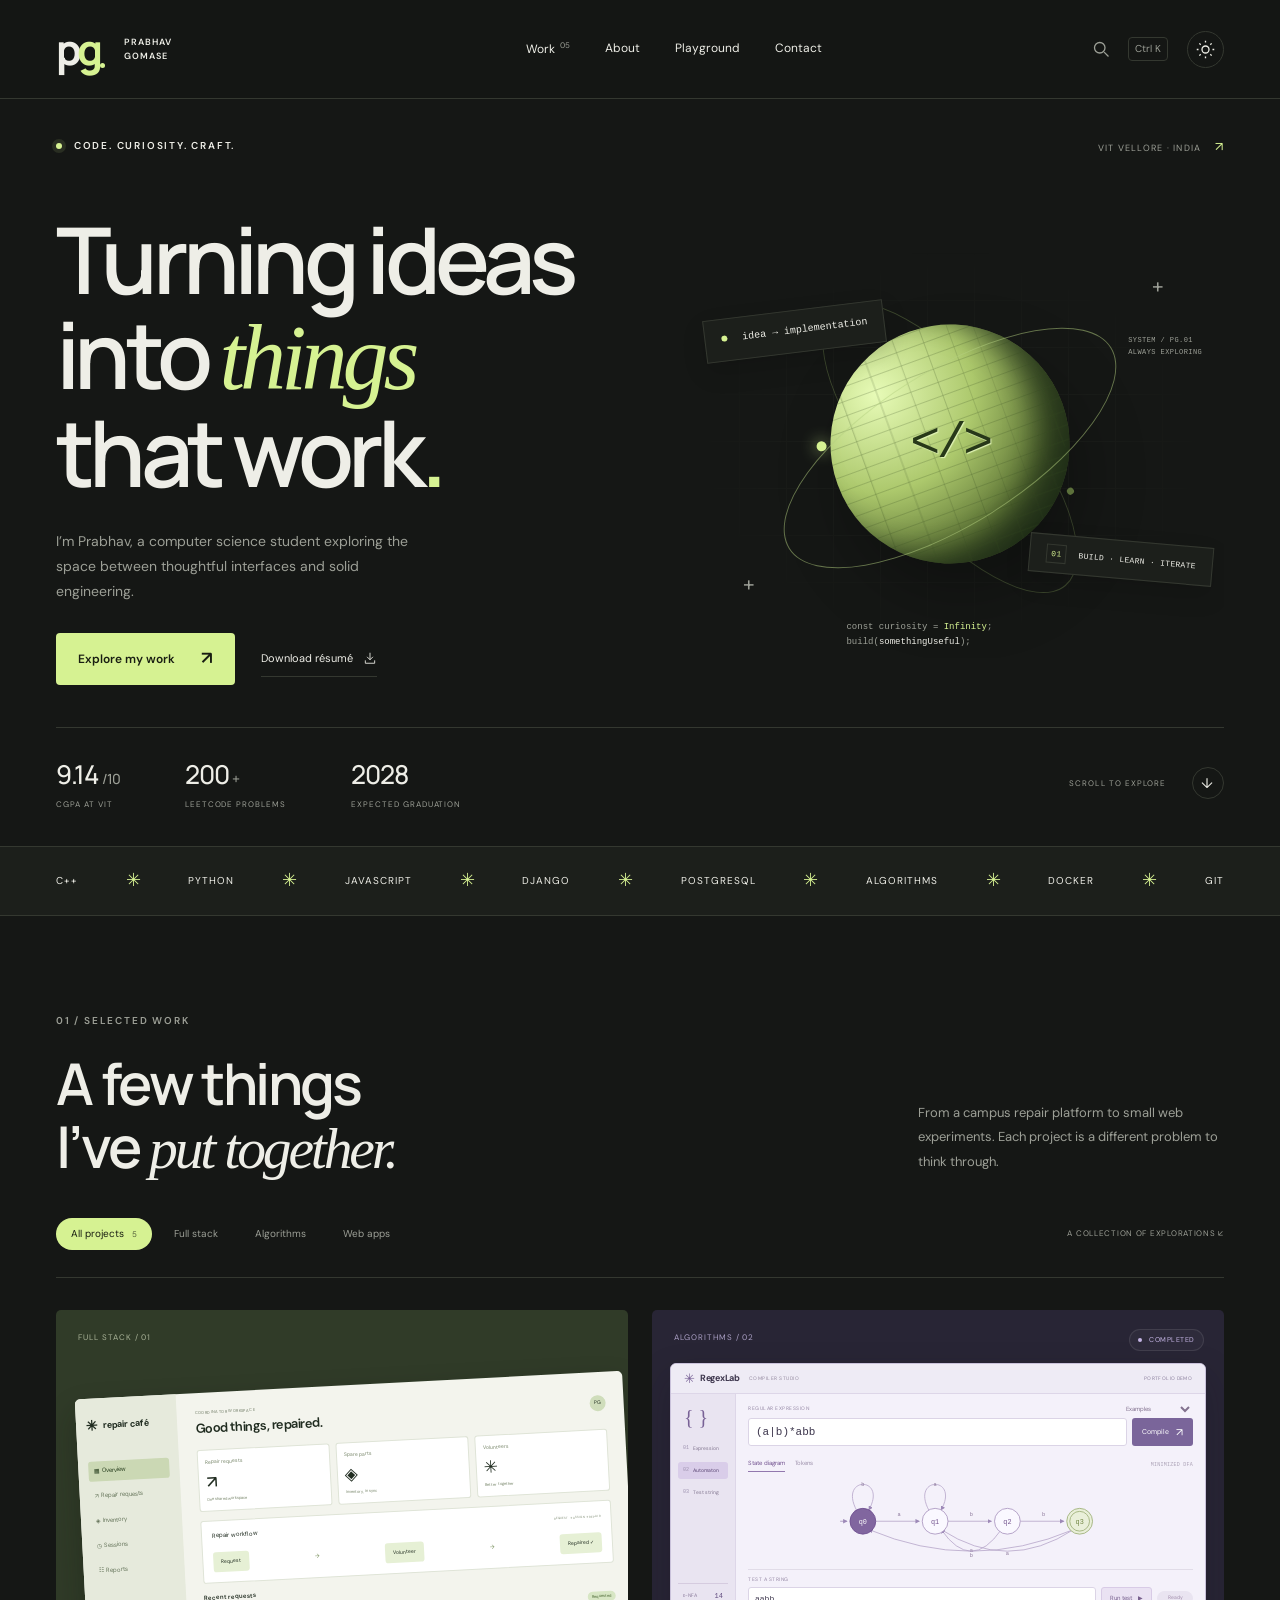
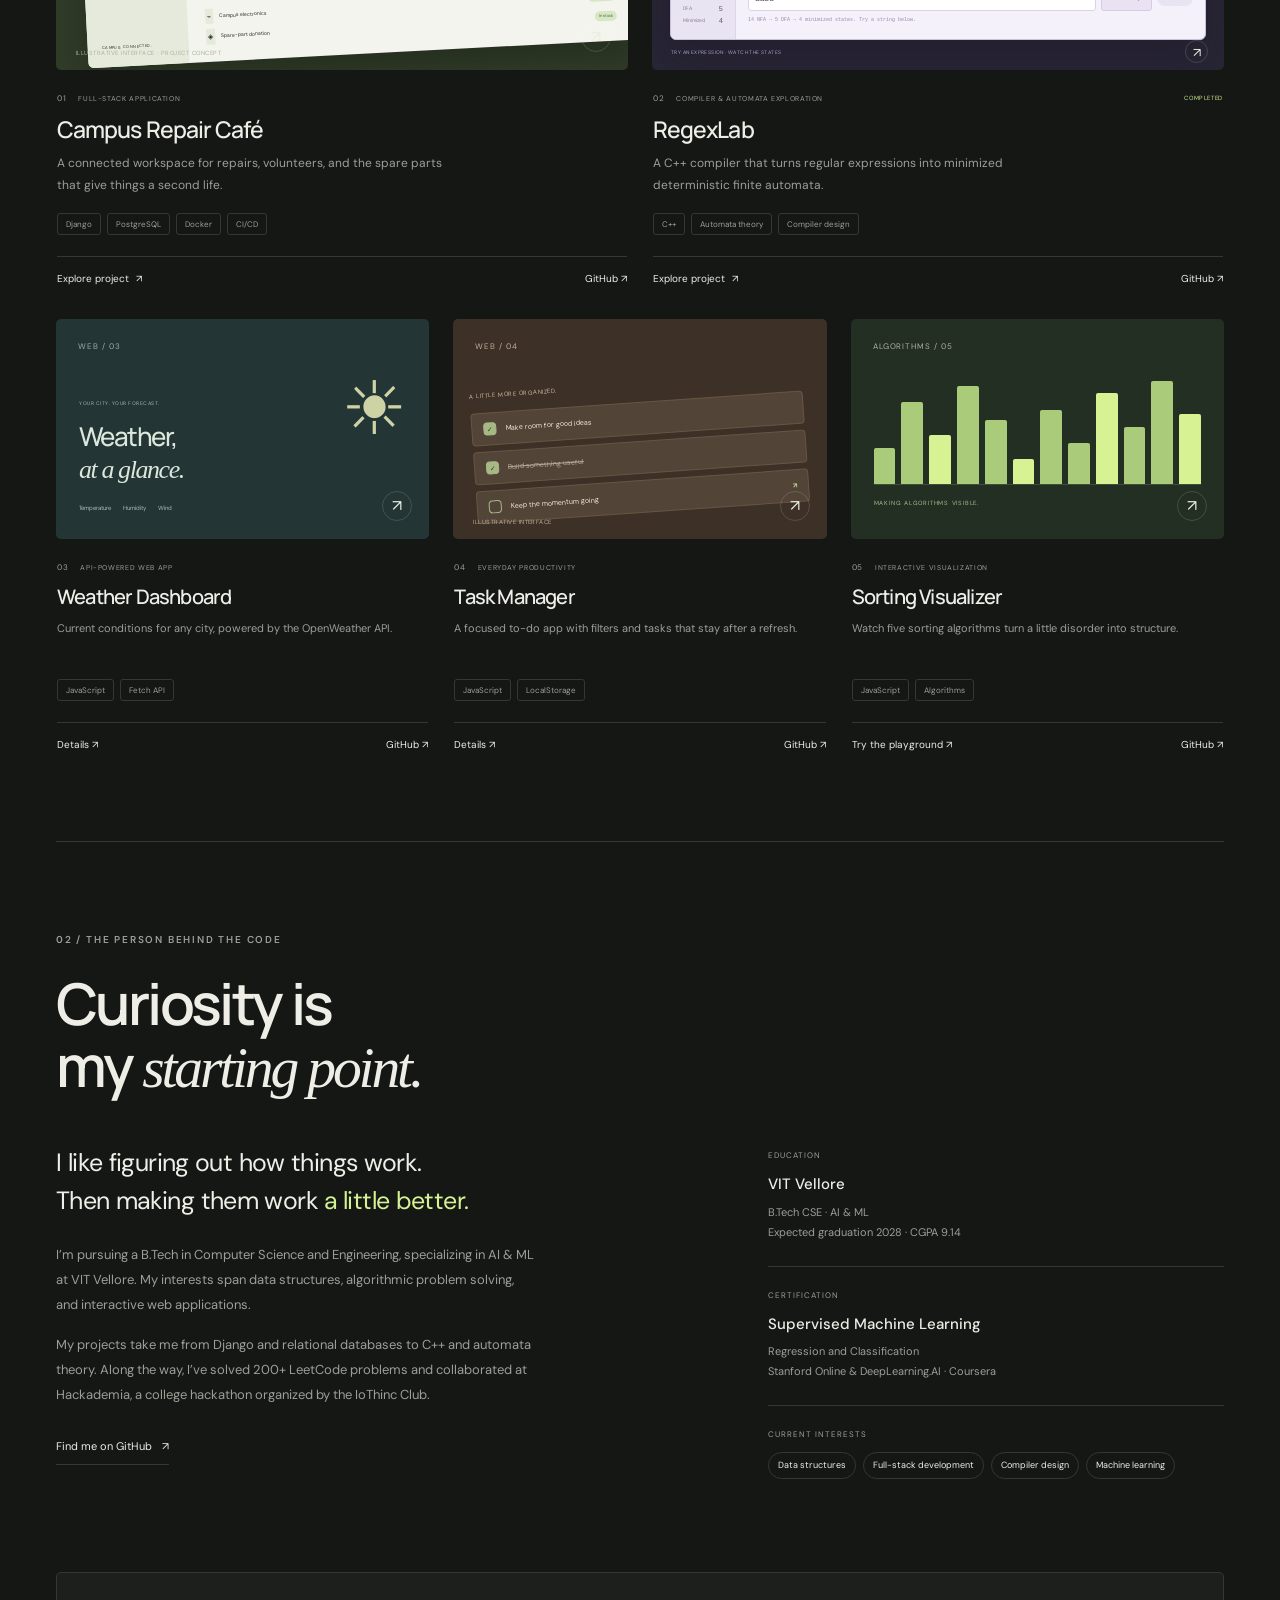
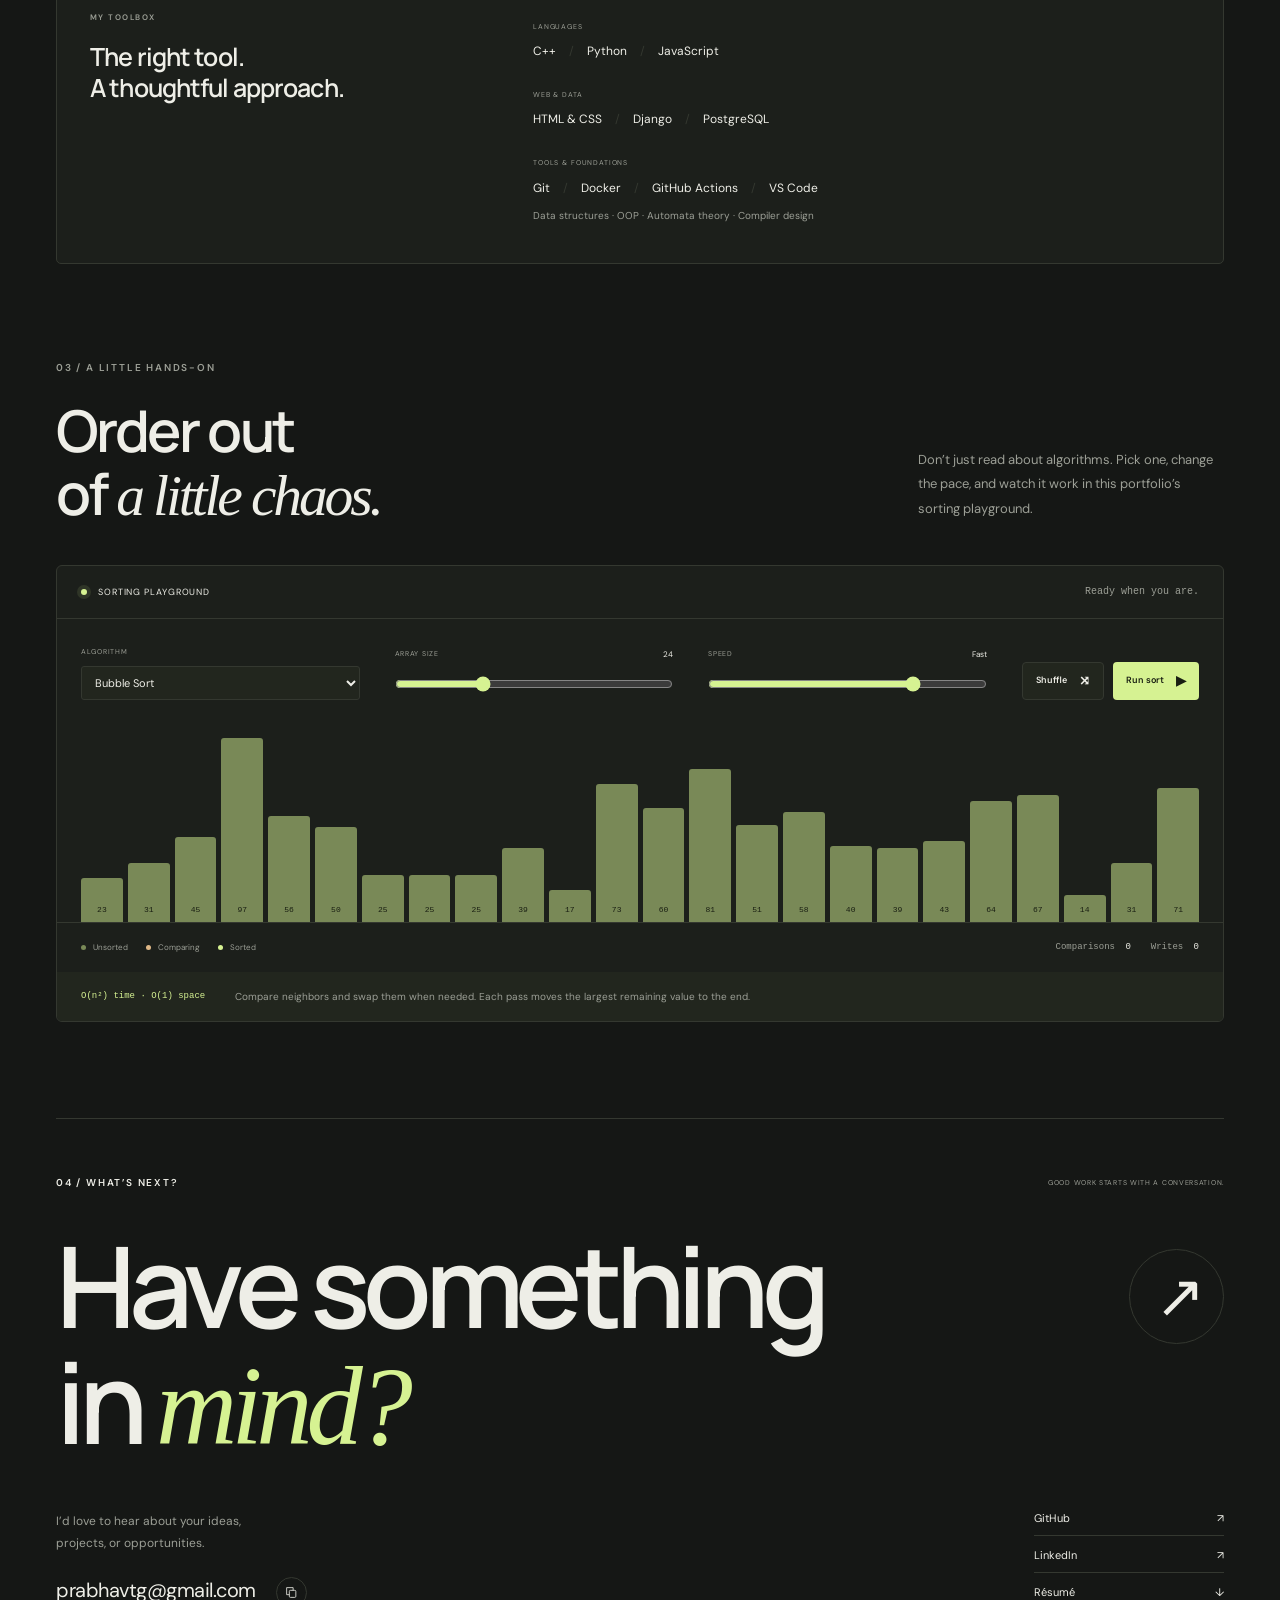
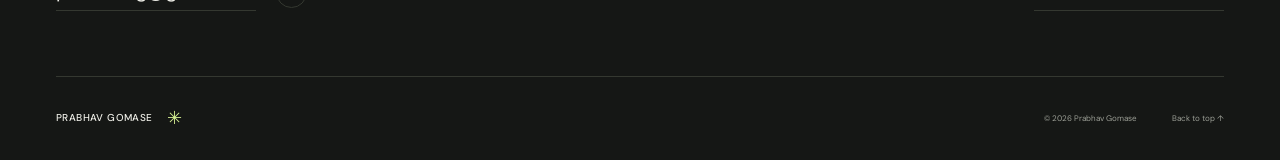
<file: index.html>
<!DOCTYPE html>
<html lang="en" data-theme="dark">
<head>
  <meta charset="UTF-8"><meta name="viewport" content="width=device-width, initial-scale=1">
  <meta name="description" content="Prabhav Gomase — Computer Science student at VIT Vellore, building full-stack applications and exploring algorithms. Explore projects, skills, and an interactive sorting playground.">
  <meta name="theme-color" content="#151715"><meta property="og:title" content="Prabhav Gomase — Developer Portfolio"><meta property="og:description" content="Thoughtful interfaces. Solid foundations. Full-stack projects and algorithmic experiments."><meta property="og:type" content="website">
  <title>Prabhav Gomase — Developer Portfolio</title>
  <link rel="icon" href="assets/favicon.svg" type="image/svg+xml"><link rel="stylesheet" href="styles.css"><link rel="stylesheet" href="regex-ui.css">
  <script>try{document.documentElement.dataset.theme=localStorage.getItem('pg-theme')||'dark'}catch(e){}</script>
  <script src="app.js" defer></script>
  <script src="regex-engine.js" defer></script><script src="regex-ui.js" defer></script>
</head>
<body>
  <a class="skip-link" href="#main">Skip to content</a><div class="read-progress" aria-hidden="true"></div>
  <header class="site-header">
    <a class="brand" href="#home" aria-label="Prabhav Gomase home"><span class="brand-mark">p<span>g</span><i></i></span><span class="brand-name">PRABHAV<br>GOMASE</span></a>
    <nav class="desktop-nav" aria-label="Main navigation"><a href="#work">Work <span>05</span></a><a href="#about">About</a><a href="#playground">Playground</a><a href="#contact">Contact</a></nav>
    <div class="header-tools"><button class="command-trigger" aria-label="Open quick navigation"><svg viewBox="0 0 24 24"><circle cx="10" cy="10" r="6"/><path d="m15 15 5 5"/></svg><kbd>Ctrl K</kbd></button><button class="theme-toggle icon-button" aria-label="Switch to light theme"><svg class="sun" viewBox="0 0 24 24"><circle cx="12" cy="12" r="4"/><path d="M12 2v2m0 16v2M2 12h2m16 0h2M5 5l1.5 1.5m11 11L19 19M5 19l1.5-1.5m11-11L19 5"/></svg><svg class="moon" viewBox="0 0 24 24"><path d="M20 15.5A9 9 0 0 1 8.5 4 9 9 0 1 0 20 15.5Z"/></svg></button><button class="mobile-toggle icon-button" aria-label="Open navigation" aria-expanded="false"><svg viewBox="0 0 24 24"><path d="M4 8h16M4 16h16"/></svg></button></div>
  </header>
  <nav class="mobile-nav" aria-label="Mobile navigation" hidden><a href="#work">Selected work</a><a href="#about">About me</a><a href="#playground">Playground</a><a href="#contact">Contact</a><button class="command-trigger">Quick navigation ↗</button></nav>
  <main id="main">
    <section class="hero section-wrap" id="home">
      <div class="hero-top"><p class="eyebrow"><span class="status-dot"></span> CODE. CURIOSITY. CRAFT.</p><span class="hero-location">VIT VELLORE · INDIA <span>↗</span></span></div>
      <div class="hero-content"><div class="hero-copy"><h1>Turning ideas<br>into <span class="serif lime">things</span><br>that work<span class="lime">.</span></h1><p class="hero-description">I’m Prabhav, a computer science student exploring the space between thoughtful interfaces and solid engineering.</p><div class="hero-actions"><a class="button primary" href="#work">Explore my work <span>↗</span></a><a class="text-link" href="assets/Prabhav_Gomase_Resume.docx" download>Download résumé <svg viewBox="0 0 24 24"><path d="M12 3v12m-5-5 5 5 5-5M4 16v5h16v-5"/></svg></a></div></div>
      <div class="hero-art" aria-label="Abstract illustration of connected ideas becoming software" role="img"><div class="art-grid"></div><div class="orbit orbit-one"></div><div class="orbit orbit-two"></div><div class="orb"><div class="orb-lines"></div><span class="orb-center">&lt;/&gt;</span></div><div class="floating-tag tag-one"><i></i> idea → implementation</div><div class="floating-tag tag-two"><span>01</span> BUILD · LEARN · ITERATE</div><div class="art-cross cross-one">+</div><div class="art-cross cross-two">+</div><span class="art-coordinate">SYSTEM / PG.01<br>ALWAYS EXPLORING</span><div class="art-code"><span>const curiosity = <b>Infinity</b>;</span><span>build(<em>somethingUseful</em>);</span></div></div></div>
      <div class="hero-bottom"><div class="hero-stats"><div><strong>9.14<span>/10</span></strong><small>CGPA AT VIT</small></div><div><strong>200<span>+</span></strong><small>LEETCODE PROBLEMS</small></div><div><strong>2028</strong><small>EXPECTED GRADUATION</small></div></div><a class="scroll-cue" href="#work">SCROLL TO EXPLORE <span>↓</span></a></div>
    </section>
    <div class="skill-ticker" aria-label="Core technologies"><div><span>C++</span><i>✳</i><span>PYTHON</span><i>✳</i><span>JAVASCRIPT</span><i>✳</i><span>DJANGO</span><i>✳</i><span>POSTGRESQL</span><i>✳</i><span>ALGORITHMS</span><i>✳</i><span>DOCKER</span><i>✳</i><span>GIT</span></div></div>
    <section class="work section-wrap" id="work"><div class="section-heading reveal"><div><p class="eyebrow">01 / SELECTED WORK</p><h2>A few things<br>I’ve <span class="serif">put together.</span></h2></div><p>From a campus repair platform to small web experiments. Each project is a different problem to think through.</p></div>
      <div class="filter-row"><div class="filters" role="group" aria-label="Filter projects"><button class="filter active" data-filter="all" aria-pressed="true">All projects <span>5</span></button><button class="filter" data-filter="fullstack" aria-pressed="false">Full stack</button><button class="filter" data-filter="algorithms" aria-pressed="false">Algorithms</button><button class="filter" data-filter="web" aria-pressed="false">Web apps</button></div><span class="work-note">A COLLECTION OF EXPLORATIONS ↙</span></div>
      <div class="projects-grid">
        <article class="project-card featured campus-card reveal" data-category="fullstack"><button class="project-preview campus-preview" data-project="campus" aria-label="Explore Campus Repair Café"><div class="preview-label">FULL STACK / 01</div><div class="campus-mock"><aside><div class="mini-logo">✳ <span>repair café</span></div><span class="mock-nav selected">▦ Overview</span><span class="mock-nav">↗ Repair requests</span><span class="mock-nav">◈ Inventory</span><span class="mock-nav">◷ Sessions</span><span class="mock-nav">☷ Reports</span><div class="mini-campus">CAMPUS, CONNECTED.</div></aside><div class="mock-main"><div class="mock-heading"><div><small>COORDINATOR WORKSPACE</small><strong>Good things, repaired.</strong></div><span class="mock-avatar">PG</span></div><div class="mock-stats"><div><small>Repair requests</small><strong>↗</strong><span>One shared workspace</span></div><div><small>Spare parts</small><strong>◈</strong><span>Inventory, in sync</span></div><div><small>Volunteers</small><strong>✳</strong><span>Better together</span></div></div><div class="mock-chart"><div><span>Repair workflow</span><small>REQUEST → ASSIGN → REPAIR</small></div><div class="workflow-visual"><span>Request</span><i>→</i><span>Volunteer</span><i>→</i><span>Repaired ✓</span></div></div><div class="mock-table"><span>Recent requests</span><div><i class="table-icon">⌁</i><span>Campus electronics</span><b>Requested</b></div><div><i class="table-icon">◈</i><span>Spare-part donation</span><b>In stock</b></div></div></div></div><span class="preview-caption">ILLUSTRATIVE INTERFACE · PROJECT CONCEPT</span><span class="preview-arrow">↗</span></button><div class="project-info"><div class="project-kicker">01 <span>FULL-STACK APPLICATION</span></div><h3>Campus Repair Café</h3><p>A connected workspace for repairs, volunteers, and the spare parts that give things a second life.</p><div class="tags"><span>Django</span><span>PostgreSQL</span><span>Docker</span><span>CI/CD</span></div><div class="project-links"><button data-project="campus">Explore project <span>↗</span></button><a href="https://github.com/PrabhavGomase/campus-repair-cafe" target="_blank" rel="noopener noreferrer">GitHub <span>↗</span></a></div></div></article>
        <article class="project-card featured regex-card reveal" data-category="algorithms"><div class="project-preview regex-preview regex-interactive">
  <div class="preview-label">ALGORITHMS / 02</div><span class="project-status"><i></i> COMPLETED</span>
  <div class="regex-window">
    <div class="regex-window-bar"><span class="regex-window-brand">✳ <strong>RegexLab</strong><small>COMPILER STUDIO</small></span><span class="regex-demo-label">PORTFOLIO DEMO</span></div>
    <div class="regex-window-body">
      <aside class="regex-sidebar"><span class="regex-sidebar-icon">{ }</span><span class="regex-sidebar-item">01 <b>Expression</b></span><span class="regex-sidebar-item selected">02 <b>Automaton</b></span><span class="regex-sidebar-item">03 <b>Test string</b></span><div class="regex-mini-metrics"><span>ε-NFA <b id="regex-nfa-count">—</b></span><span>DFA <b id="regex-dfa-count">—</b></span><span>Minimized <b id="regex-min-count">—</b></span></div></aside>
      <div class="regex-workspace">
        <form id="regex-compile-form" class="regex-expression-form"><div class="regex-label-row"><label for="regex-input">REGULAR EXPRESSION</label><select id="regex-example" aria-label="Choose a regex example"><option value="">Examples</option><option value="suffix">Ends with abb</option><option value="letters">One or more a / b</option><option value="optional">Optional b</option><option value="repeat">Repeating ab</option></select></div><div class="regex-input-row"><input id="regex-input" value="(a|b)*abb" maxlength="64" spellcheck="false" autocomplete="off" aria-describedby="regex-status"><button type="submit" class="regex-compile-button">Compile <span>↗</span></button></div></form>
        <div class="regex-view-row"><div role="tablist" aria-label="Compiler output"><button id="regex-diagram-tab" class="regex-tab selected" role="tab" type="button" aria-selected="true" aria-controls="regex-output-panel" data-regex-view="diagram">State diagram</button><button id="regex-tokens-tab" class="regex-tab" role="tab" type="button" aria-selected="false" aria-controls="regex-output-panel" tabindex="-1" data-regex-view="tokens">Tokens</button></div><span class="regex-compile-state">MINIMIZED DFA</span></div>
        <div id="regex-output-panel" class="regex-output-panel" role="tabpanel" aria-labelledby="regex-diagram-tab"><div class="regex-panel-placeholder">Compile an expression to explore its states.</div></div>
        <form id="regex-test-form" class="regex-test-form"><label for="regex-test-input">TEST A STRING</label><div class="regex-test-row"><input id="regex-test-input" value="aabb" maxlength="24" spellcheck="false" autocomplete="off" placeholder="Empty string is allowed"><button id="regex-test-button" type="submit">Run test <span>▶</span></button><span id="regex-match-result" class="regex-match-result">Ready</span></div></form>
        <div id="regex-status" class="regex-status" role="status" aria-live="polite">Compile → explore → test.</div>
      </div>
    </div>
  </div>
  <span class="preview-caption">TRY AN EXPRESSION · WATCH THE STATES</span><button type="button" class="preview-arrow" data-project="regex" aria-label="Explore RegexLab project details">↗</button>
</div><div class="project-info"><div class="project-kicker">02 <span>COMPILER & AUTOMATA EXPLORATION</span><span class="status-text">COMPLETED</span></div><h3>RegexLab</h3><p>A C++ compiler that turns regular expressions into minimized deterministic finite automata.</p><div class="tags"><span>C++</span><span>Automata theory</span><span>Compiler design</span></div><div class="project-links"><button data-project="regex">Explore project <span>↗</span></button><a href="https://github.com/PrabhavGomase/regex-to-dfa-compiler" target="_blank" rel="noopener noreferrer">GitHub <span>↗</span></a></div></div></article>
        <article class="project-card small-card reveal" data-category="web"><button class="project-preview weather-preview" data-project="weather" aria-label="Explore Weather Dashboard"><span class="preview-label">WEB / 03</span><div class="weather-icon">☀</div><div class="weather-display"><small>YOUR CITY. YOUR FORECAST.</small><strong>Weather,<br><span class="serif">at a glance.</span></strong></div><div class="weather-data"><span>Temperature</span><span>Humidity</span><span>Wind</span></div><span class="preview-arrow">↗</span></button><div class="project-info"><div class="project-kicker">03 <span>API-POWERED WEB APP</span></div><h3>Weather Dashboard</h3><p>Current conditions for any city, powered by the OpenWeather API.</p><div class="tags"><span>JavaScript</span><span>Fetch API</span></div><div class="project-links"><button data-project="weather">Details ↗</button><a href="https://github.com/PrabhavGomase/Web-Dev-Projects" target="_blank" rel="noopener noreferrer">GitHub ↗</a></div></div></article>
        <article class="project-card small-card reveal" data-category="web"><button class="project-preview task-preview" data-project="tasks" aria-label="Explore Task Manager"><span class="preview-label">WEB / 04</span><div class="task-art"><span class="task-art-label">A LITTLE MORE ORGANIZED.</span><div><i>✓</i><span>Make room for good ideas</span></div><div><i>✓</i><span>Build something useful</span></div><div><i></i><span>Keep the momentum going</span><b>↗</b></div></div><span class="preview-caption">ILLUSTRATIVE INTERFACE</span><span class="preview-arrow">↗</span></button><div class="project-info"><div class="project-kicker">04 <span>EVERYDAY PRODUCTIVITY</span></div><h3>Task Manager</h3><p>A focused to-do app with filters and tasks that stay after a refresh.</p><div class="tags"><span>JavaScript</span><span>LocalStorage</span></div><div class="project-links"><button data-project="tasks">Details ↗</button><a href="https://github.com/PrabhavGomase/Web-Dev-Projects" target="_blank" rel="noopener noreferrer">GitHub ↗</a></div></div></article>
        <article class="project-card small-card reveal" data-category="web algorithms"><button class="project-preview sorting-preview" data-project="sorting" aria-label="Explore Sorting Visualizer"><span class="preview-label">ALGORITHMS / 05</span><div class="decorative-bars" aria-hidden="true"><i style="--h:35%"></i><i style="--h:80%"></i><i style="--h:48%"></i><i style="--h:95%"></i><i style="--h:62%"></i><i style="--h:24%"></i><i style="--h:72%"></i><i style="--h:40%"></i><i style="--h:88%"></i><i style="--h:55%"></i><i style="--h:100%"></i><i style="--h:68%"></i></div><span class="sorting-caption">MAKING ALGORITHMS VISIBLE.</span><span class="preview-arrow">↗</span></button><div class="project-info"><div class="project-kicker">05 <span>INTERACTIVE VISUALIZATION</span></div><h3>Sorting Visualizer</h3><p>Watch five sorting algorithms turn a little disorder into structure.</p><div class="tags"><span>JavaScript</span><span>Algorithms</span></div><div class="project-links"><a href="#playground">Try the playground ↗</a><a href="https://github.com/PrabhavGomase/Web-Dev-Projects" target="_blank" rel="noopener noreferrer">GitHub ↗</a></div></div></article>
      </div><p class="filter-status sr-only" role="status" aria-live="polite">Showing all 5 projects.</p>
    </section>
    <section class="about section-wrap" id="about"><div class="about-heading reveal"><p class="eyebrow">02 / THE PERSON BEHIND THE CODE</p><h2>Curiosity is<br>my <span class="serif">starting point.</span></h2></div><div class="about-layout"><div class="about-story reveal"><p class="large-copy">I like figuring out how things work.<br>Then making them work <span class="lime">a little better.</span></p><p>I’m pursuing a B.Tech in Computer Science and Engineering, specializing in AI & ML at VIT Vellore. My interests span data structures, algorithmic problem solving, and interactive web applications.</p><p>My projects take me from Django and relational databases to C++ and automata theory. Along the way, I’ve solved 200+ LeetCode problems and collaborated at Hackademia, a college hackathon organized by the IoThinc Club.</p><a class="text-link" href="https://github.com/PrabhavGomase" target="_blank" rel="noopener noreferrer">Find me on GitHub <span>↗</span></a></div><div class="about-facts reveal"><div class="fact"><small>EDUCATION</small><strong>VIT Vellore</strong><span>B.Tech CSE · AI & ML<br>Expected graduation 2028 · CGPA 9.14</span></div><div class="fact"><small>CERTIFICATION</small><strong>Supervised Machine Learning</strong><span>Regression and Classification<br>Stanford Online & DeepLearning.AI · Coursera</span></div><div class="fact"><small>CURRENT INTERESTS</small><div class="interest-tags"><span>Data structures</span><span>Full-stack development</span><span>Compiler design</span><span>Machine learning</span></div></div></div></div>
      <div class="toolbox reveal"><div><p class="eyebrow">MY TOOLBOX</p><h3>The right tool.<br>A thoughtful approach.</h3></div><div class="skill-groups"><div><small>LANGUAGES</small><p>C++ <span>/</span> Python <span>/</span> JavaScript</p></div><div><small>WEB & DATA</small><p>HTML & CSS <span>/</span> Django <span>/</span> PostgreSQL</p></div><div><small>TOOLS & FOUNDATIONS</small><p>Git <span>/</span> Docker <span>/</span> GitHub Actions <span>/</span> VS Code</p><p class="skill-secondary">Data structures · OOP · Automata theory · Compiler design</p></div></div></div>
    </section>
    <section class="playground section-wrap" id="playground"><div class="section-heading reveal"><div><p class="eyebrow">03 / A LITTLE HANDS-ON</p><h2>Order out<br>of <span class="serif">a little chaos.</span></h2></div><p>Don’t just read about algorithms. Pick one, change the pace, and watch it work in this portfolio’s sorting playground.</p></div><div class="sort-lab reveal"><div class="lab-top"><span><i class="status-dot"></i> SORTING PLAYGROUND</span><span class="lab-state" role="status" aria-live="polite">Ready when you are.</span></div><div class="lab-controls"><label>ALGORITHM<select id="algorithm"><option value="bubble">Bubble Sort</option><option value="selection">Selection Sort</option><option value="insertion">Insertion Sort</option><option value="merge">Merge Sort</option><option value="quick">Quick Sort</option></select></label><label>ARRAY SIZE <output id="size-value">24</output><input id="array-size" aria-label="Array size" type="range" min="8" max="60" value="24"></label><label>SPEED <output id="speed-value">Fast</output><input id="sort-speed" aria-label="Animation speed" type="range" min="1" max="5" value="4"></label><div class="lab-actions"><button id="shuffle" class="button secondary">Shuffle <span>⤨</span></button><button id="sort-button" class="button primary">Run sort <span>▶</span></button></div></div><div id="sort-bars" class="sort-bars" role="img" aria-label="Unsorted array of 24 values"></div><div class="lab-bottom"><div class="legend"><span><i></i> Unsorted</span><span><i class="comparing"></i> Comparing</span><span><i class="sorted"></i> Sorted</span></div><div class="sort-metrics"><span>Comparisons <b id="comparisons">0</b></span><span>Writes <b id="writes">0</b></span></div></div><div class="algorithm-explainer"><span id="algorithm-complexity">O(n²) time · O(1) space</span><p id="algorithm-description">Compare neighbors and swap them when needed. Each pass moves the largest remaining value to the end.</p></div></div></section>
    <section class="contact section-wrap" id="contact"><div class="contact-top reveal"><p class="eyebrow">04 / WHAT’S NEXT?</p><span>GOOD WORK STARTS WITH A CONVERSATION.</span></div><h2 class="reveal">Have something<br>in <span class="serif lime">mind?</span><a href="mailto:prabhavtg@gmail.com" class="contact-arrow" aria-label="Email Prabhav">↗</a></h2><div class="contact-bottom reveal"><div><p>I’d love to hear about your ideas,<br>projects, or opportunities.</p><div class="email-row"><a href="mailto:prabhavtg@gmail.com">prabhavtg@gmail.com</a><button class="copy-email icon-button" aria-label="Copy email address"><svg viewBox="0 0 24 24"><rect x="8" y="8" width="12" height="13" rx="2"/><path d="M15 8V3H3v13h5"/></svg></button></div></div><div class="social-links"><a href="https://github.com/PrabhavGomase" target="_blank" rel="noopener noreferrer">GitHub <span>↗</span></a><a href="https://www.linkedin.com/in/prabhav-gomase-20258a375" target="_blank" rel="noopener noreferrer">LinkedIn <span>↗</span></a><a href="assets/Prabhav_Gomase_Resume.docx" download>Résumé <span>↓</span></a></div></div></section>
  </main>
  <footer class="section-wrap"><a class="footer-name" href="#home">PRABHAV GOMASE<span>✳</span></a><div><span>© <span id="year">2026</span> Prabhav Gomase</span><a href="#home">Back to top ↑</a></div></footer>
  <dialog id="project-dialog" class="project-dialog" aria-labelledby="dialog-title"><button class="dialog-close icon-button" aria-label="Close project details">×</button><div id="project-dialog-content"></div></dialog>
  <dialog id="command-dialog" class="command-dialog" aria-label="Quick navigation"><div class="command-input-row"><svg viewBox="0 0 24 24"><circle cx="10" cy="10" r="6"/><path d="m15 15 5 5"/></svg><input id="command-search" type="search" placeholder="Where would you like to go?" aria-label="Search navigation"><button class="command-close" aria-label="Close quick navigation"><kbd>Esc</kbd></button></div><div id="command-results"></div><div class="command-help">↑ ↓ navigate <span>↵ select · Esc close</span></div></dialog>
  <div class="toast" role="status" aria-live="polite"></div>
</body>
</html>
</file>
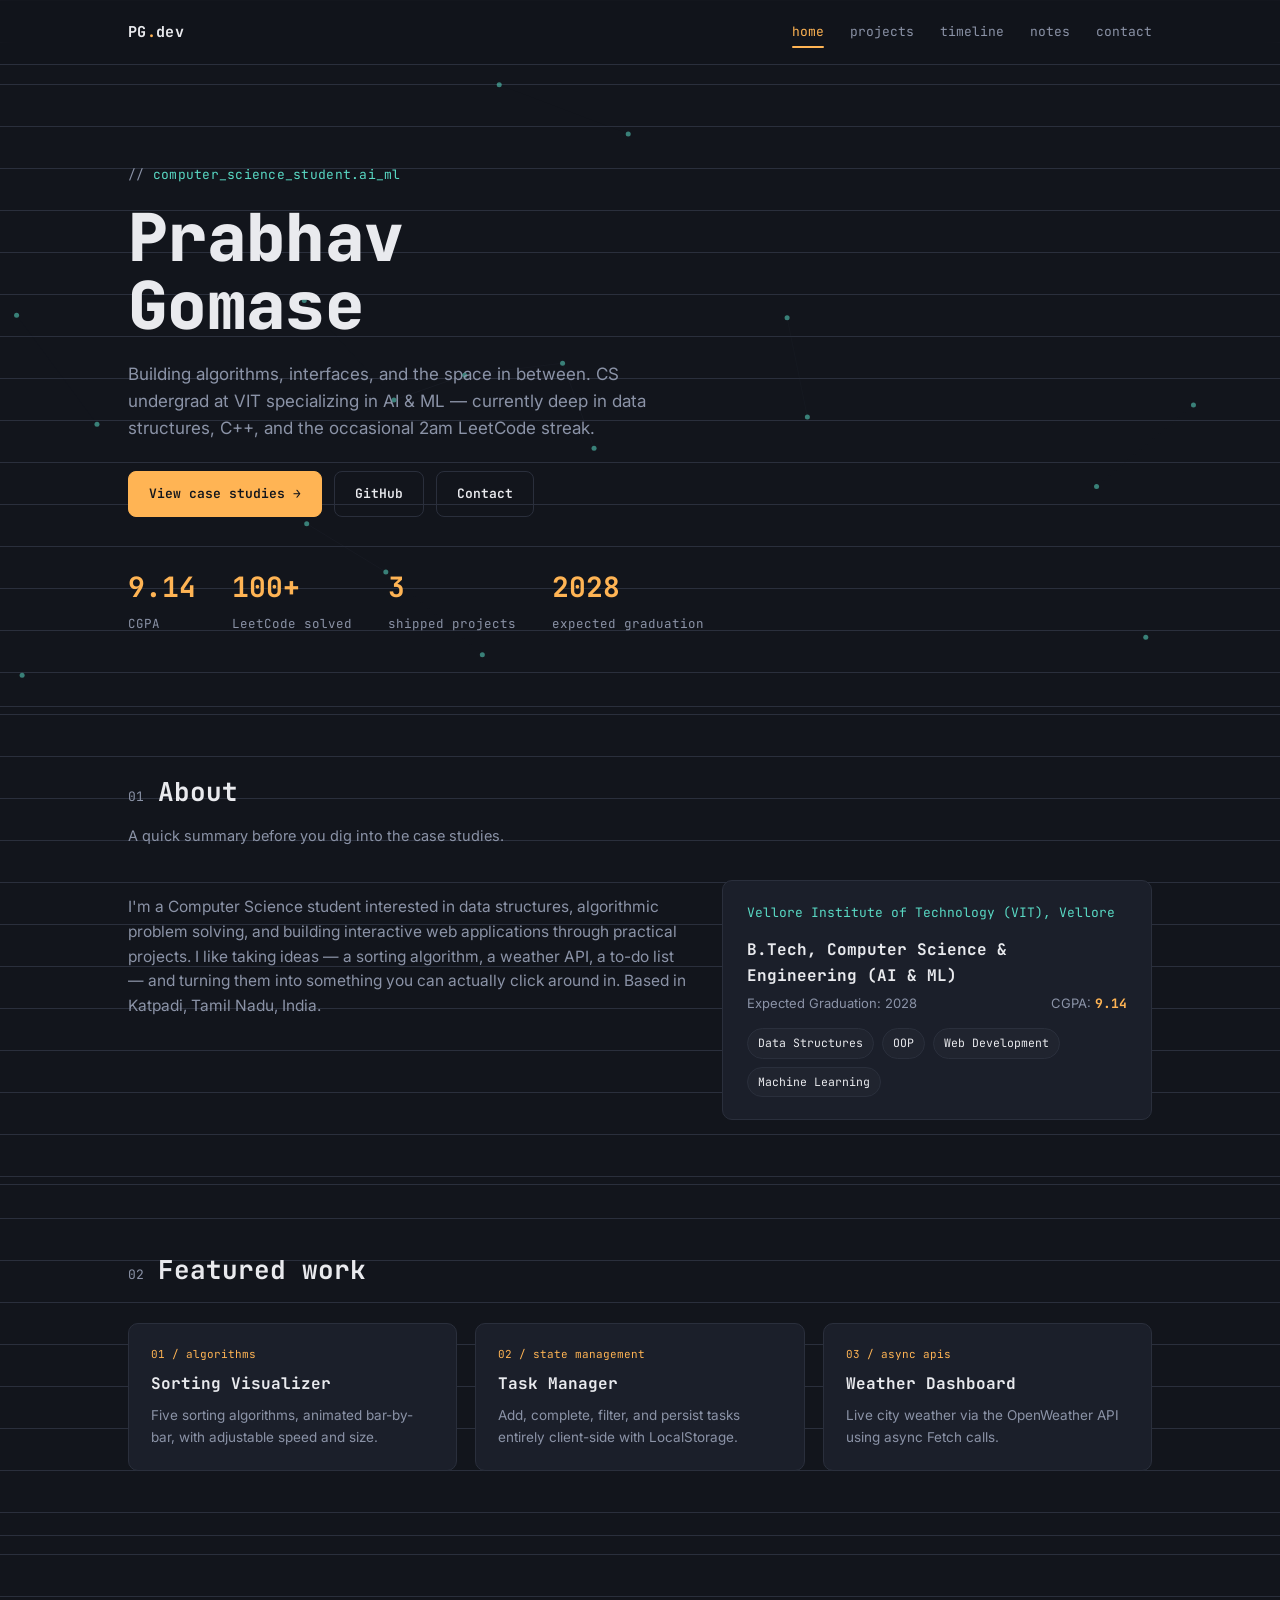
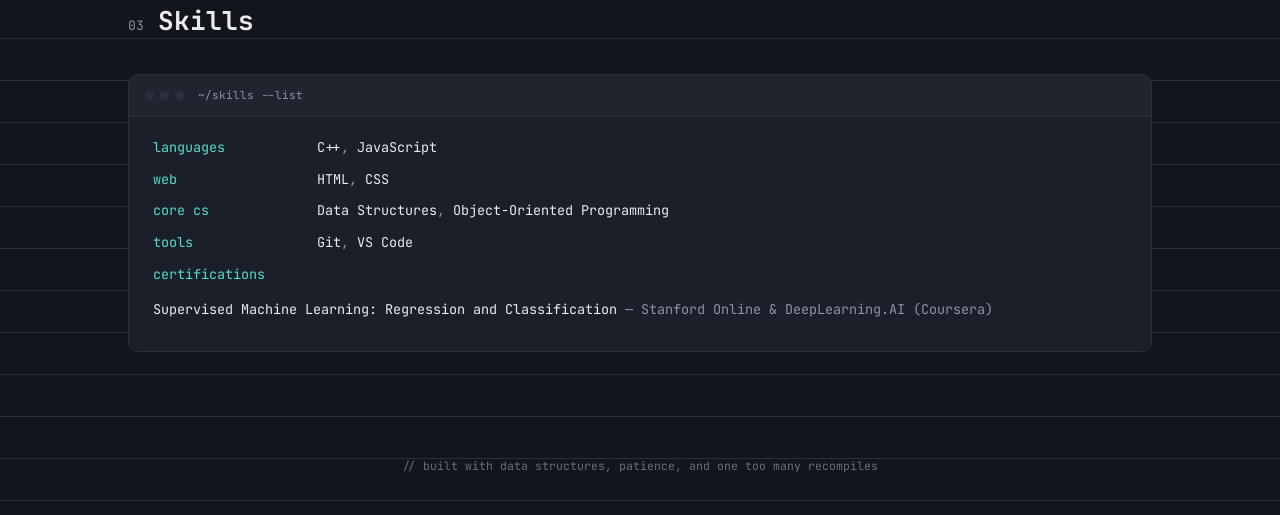
<file: new portfolio.html>
<!DOCTYPE html>
<html lang="en">
<head>
<meta charset="UTF-8">
<meta name="viewport" content="width=device-width, initial-scale=1.0">
<title>Prabhav Gomase — Computer Science Student</title>
<link rel="preconnect" href="https://fonts.googleapis.com">
<link rel="preconnect" href="https://fonts.gstatic.com" crossorigin>
<link href="https://fonts.googleapis.com/css2?family=JetBrains+Mono:wght@400;500;600;700;800&family=Inter:wght@400;500;600;700&display=swap" rel="stylesheet">
<style>
  :root{
    --bg:#12151c;
    --surface:#1b1f2a;
    --surface-2:#20242f;
    --ink:#e9eaee;
    --muted:#8b93a7;
    --amber:#ffb454;
    --teal:#59d9c4;
    --line:#2a2f3c;
    --radius:10px;
    --mono:'JetBrains Mono', monospace;
    --sans:'Inter', sans-serif;
  }
  *{box-sizing:border-box;}
  html{scroll-behavior:smooth;}
  body{
    margin:0;
    background:
      linear-gradient(var(--line) 1px, transparent 1px) 0 0/100% 42px,
      var(--bg);
    color:var(--ink);
    font-family:var(--sans);
    line-height:1.6;
    -webkit-font-smoothing:antialiased;
    overflow-x:hidden;
  }
  a{color:inherit;}
  ::selection{background:var(--amber);color:#12151c;}
  .wrap{max-width:1080px;margin:0 auto;padding:0 28px;}

  /* NAV */
  nav{position:sticky;top:0;z-index:60;background:rgba(18,21,28,0.85);backdrop-filter:blur(8px);border-bottom:1px solid var(--line);}
  nav .wrap{display:flex;align-items:center;justify-content:space-between;height:64px;}
  .logo{font-family:var(--mono);font-weight:700;font-size:15px;letter-spacing:0.02em;cursor:pointer;}
  .logo span{color:var(--amber);}
  .navlinks{display:flex;gap:26px;font-family:var(--mono);font-size:13px;color:var(--muted);}
  .navlinks a{text-decoration:none;transition:color .15s;position:relative;padding:4px 0;}
  .navlinks a:hover{color:var(--ink);}
  .navlinks a.active{color:var(--amber);}
  .navlinks a.active::after{content:"";position:absolute;left:0;right:0;bottom:-2px;height:2px;background:var(--amber);border-radius:2px;}
  @media (max-width:700px){.navlinks{gap:14px;font-size:11px;}}

  /* PAGE ROUTING */
  .page{display:none;}
  .page.active{display:block;animation:pageIn .45s ease;}
  @keyframes pageIn{from{opacity:0;transform:translateY(14px);}to{opacity:1;transform:translateY(0);}}

  /* REVEAL */
  .reveal{opacity:0;transform:translateY(24px);transition:opacity .6s ease, transform .6s ease;}
  .reveal.visible{opacity:1;transform:translateY(0);}

  /* HERO with network canvas */
  .hero{position:relative;padding:100px 0 70px;overflow:hidden;}
  #netCanvas{position:absolute;inset:0;width:100%;height:100%;z-index:0;opacity:0.55;}
  .hero .wrap{position:relative;z-index:1;}
  .eyebrow{font-family:var(--mono);font-size:13px;color:var(--teal);letter-spacing:0.02em;margin-bottom:18px;}
  .eyebrow::before{content:"// ";color:var(--muted);}
  h1{font-family:var(--mono);font-weight:800;font-size:clamp(38px,6vw,66px);line-height:1.04;margin:0 0 20px;letter-spacing:-0.01em;}
  .hero p.lede{font-size:17px;color:var(--muted);max-width:52ch;margin:0 0 28px;}
  .cta-row{display:flex;flex-wrap:wrap;gap:12px;}
  .btn{font-family:var(--mono);font-size:13px;font-weight:600;padding:12px 20px;border-radius:8px;text-decoration:none;border:1px solid var(--line);transition:all .15s;display:inline-flex;align-items:center;gap:8px;cursor:pointer;background:none;color:var(--ink);}
  .btn.primary{background:var(--amber);color:#12151c;border-color:var(--amber);}
  .btn.primary:hover{background:#ffc57a;}
  .btn.ghost:hover{border-color:var(--muted);}

  .stat-row{display:flex;gap:36px;margin-top:48px;flex-wrap:wrap;}
  .stat b{font-family:var(--mono);font-size:28px;color:var(--amber);display:block;}
  .stat span{font-size:12.5px;color:var(--muted);font-family:var(--mono);}

  /* SECTIONS */
  section{padding:64px 0;border-top:1px solid var(--line);}
  .sec-head{display:flex;align-items:baseline;gap:14px;margin-bottom:32px;}
  .sec-num{font-family:var(--mono);color:var(--muted);font-size:13px;}
  h2{font-family:var(--mono);font-size:26px;margin:0;font-weight:700;}
  .sec-sub{color:var(--muted);font-size:14.5px;margin:-20px 0 32px;max-width:60ch;}

  /* PREVIEW CARDS (home) */
  .preview-grid{display:grid;grid-template-columns:repeat(3,1fr);gap:18px;}
  @media (max-width:800px){.preview-grid{grid-template-columns:1fr;}}
  .preview-card{background:var(--surface);border:1px solid var(--line);border-radius:var(--radius);padding:22px;transition:border-color .2s, transform .2s;cursor:pointer;}
  .preview-card:hover{border-color:var(--teal);transform:translateY(-3px);}
  .preview-card .ptag{font-family:var(--mono);font-size:11px;color:var(--amber);margin-bottom:8px;}
  .preview-card h3{font-family:var(--mono);font-size:16px;margin:0 0 8px;}
  .preview-card p{font-size:13.5px;color:var(--muted);margin:0;}

  /* EDUCATION card reused on home */
  .edu-card{background:var(--surface);border:1px solid var(--line);border-radius:var(--radius);padding:22px 24px;max-width:520px;}
  .edu-card h3{margin:0 0 4px;font-size:16px;font-family:var(--mono);}
  .edu-card .school{color:var(--teal);font-family:var(--mono);font-size:13px;margin-bottom:14px;}
  .edu-meta{display:flex;justify-content:space-between;font-size:13px;color:var(--muted);margin-bottom:14px;}
  .edu-meta b{color:var(--amber);font-family:var(--mono);}
  .tags{display:flex;flex-wrap:wrap;gap:8px;}
  .tag{font-family:var(--mono);font-size:11.5px;color:var(--ink);background:var(--surface-2);border:1px solid var(--line);padding:5px 10px;border-radius:20px;}

  /* PROJECTS PAGE: tabs */
  .tab-row{display:flex;gap:8px;margin-bottom:28px;flex-wrap:wrap;}
  .tab-btn{font-family:var(--mono);font-size:13px;background:var(--surface);border:1px solid var(--line);color:var(--muted);padding:10px 18px;border-radius:8px;cursor:pointer;transition:all .15s;}
  .tab-btn.active{color:var(--amber);border-color:var(--amber);background:var(--surface-2);}
  .case{display:none;}
  .case.active{display:block;animation:pageIn .35s ease;}
  .case-grid{display:grid;grid-template-columns:1fr 1fr;gap:32px;align-items:start;}
  @media (max-width:820px){.case-grid{grid-template-columns:1fr;}}
  .case-block{background:var(--surface);border:1px solid var(--line);border-radius:var(--radius);padding:24px;margin-bottom:18px;}
  .case-block h4{font-family:var(--mono);font-size:13px;color:var(--teal);margin:0 0 10px;text-transform:uppercase;letter-spacing:.04em;}
  .case-block p, .case-block li{font-size:14.5px;color:var(--muted);}
  .case-block ul{margin:0;padding-left:18px;}
  .stack{display:flex;flex-wrap:wrap;gap:8px;margin-top:14px;}

  .bigo-table{width:100%;border-collapse:collapse;font-family:var(--mono);font-size:12.5px;margin-top:6px;}
  .bigo-table th, .bigo-table td{padding:8px 10px;border-bottom:1px solid var(--line);text-align:left;color:var(--muted);}
  .bigo-table th{color:var(--ink);font-weight:600;}
  .bigo-table td.hi{color:var(--amber);}
  .bigo-table td.lo{color:var(--teal);}

  .demo-box{background:var(--surface-2);border:1px solid var(--line);border-radius:8px;padding:16px;}
  .demo-label{font-family:var(--mono);font-size:11px;color:var(--muted);margin-bottom:10px;text-transform:uppercase;letter-spacing:.05em;}
  .sort-controls{display:flex;gap:8px;flex-wrap:wrap;margin-bottom:12px;}
  select, .mini-btn{font-family:var(--mono);font-size:12px;background:var(--bg);color:var(--ink);border:1px solid var(--line);border-radius:6px;padding:7px 10px;cursor:pointer;}
  .mini-btn:hover{border-color:var(--teal);}
  canvas#sortCanvas{width:100%;height:160px;background:var(--bg);border-radius:6px;display:block;}
  .legend{display:flex;gap:18px;margin-top:12px;font-family:var(--mono);font-size:11px;color:var(--muted);flex-wrap:wrap;}
  .legend span{display:inline-flex;align-items:center;gap:6px;}
  .swatch{width:10px;height:10px;border-radius:2px;}

  .todo-input-row{display:flex;gap:8px;margin-bottom:10px;}
  .todo-input-row input{flex:1;font-family:var(--sans);font-size:13px;background:var(--bg);border:1px solid var(--line);border-radius:6px;padding:8px 10px;color:var(--ink);}
  .todo-filters{display:flex;gap:6px;margin-bottom:10px;}
  .todo-filters button{font-family:var(--mono);font-size:11px;background:transparent;border:1px solid var(--line);color:var(--muted);padding:5px 10px;border-radius:6px;cursor:pointer;}
  .todo-filters button.active{color:var(--amber);border-color:var(--amber);}
  .todo-list{list-style:none;margin:0;padding:0;max-height:150px;overflow-y:auto;}
  .todo-list li{display:flex;align-items:center;gap:8px;padding:7px 0;border-bottom:1px solid var(--line);font-size:13.5px;}
  .todo-list li.done span{text-decoration:line-through;color:var(--muted);}
  .todo-list li button{margin-left:auto;background:none;border:none;color:var(--muted);cursor:pointer;font-size:13px;}
  .todo-list li button:hover{color:var(--amber);}
  .todo-check{width:14px;height:14px;border:1px solid var(--muted);border-radius:3px;cursor:pointer;flex-shrink:0;}
  .todo-check.checked{background:var(--teal);border-color:var(--teal);}

  .city-row{display:flex;gap:8px;margin-bottom:12px;flex-wrap:wrap;}
  .city-chip{font-family:var(--mono);font-size:11.5px;background:var(--bg);border:1px solid var(--line);color:var(--muted);padding:6px 12px;border-radius:20px;cursor:pointer;}
  .city-chip.active{color:var(--amber);border-color:var(--amber);}
  .weather-display{display:flex;align-items:center;gap:18px;}
  .weather-temp{font-family:var(--mono);font-size:38px;font-weight:700;color:var(--ink);}
  .weather-stats{font-size:12.5px;color:var(--muted);font-family:var(--mono);line-height:1.9;}

  /* TIMELINE */
  .timeline{position:relative;padding-left:32px;}
  .timeline::before{content:"";position:absolute;left:7px;top:6px;bottom:6px;width:1px;background:var(--line);}
  .t-item{position:relative;margin-bottom:36px;}
  .t-item::before{content:"";position:absolute;left:-32px;top:4px;width:14px;height:14px;border-radius:50%;background:var(--surface);border:2px solid var(--amber);}
  .t-item .t-date{font-family:var(--mono);font-size:12px;color:var(--amber);margin-bottom:4px;}
  .t-item h3{font-family:var(--mono);font-size:16px;margin:0 0 4px;}
  .t-item .t-org{color:var(--teal);font-size:13px;font-family:var(--mono);margin-bottom:8px;}
  .t-item p{color:var(--muted);font-size:14.5px;margin:0;}

  /* NOTES / dev log */
  .note-card{background:var(--surface);border:1px solid var(--line);border-radius:var(--radius);padding:24px;margin-bottom:20px;}
  .note-card .n-meta{font-family:var(--mono);font-size:11.5px;color:var(--muted);margin-bottom:8px;}
  .note-card h3{font-family:var(--mono);font-size:17px;margin:0 0 10px;}
  .note-card p{color:var(--muted);font-size:14.5px;margin:0 0 8px;}
  .note-card code{background:var(--surface-2);padding:2px 6px;border-radius:4px;font-size:13px;color:var(--teal);}

  /* SKILLS terminal (used on home) */
  .skills-term{background:var(--surface);border:1px solid var(--line);border-radius:var(--radius);font-family:var(--mono);font-size:13.5px;overflow:hidden;}
  .skills-term .term-top{display:flex;align-items:center;gap:6px;padding:12px 16px;border-bottom:1px solid var(--line);background:var(--surface-2);}
  .dot{width:9px;height:9px;border-radius:50%;background:var(--line);}
  .term-label{font-family:var(--mono);font-size:11px;color:var(--muted);margin-left:8px;}
  .skills-term .term-body{padding:20px 24px;}
  .skill-row{display:flex;gap:14px;margin-bottom:10px;flex-wrap:wrap;}
  .skill-row .k{color:var(--teal);min-width:150px;}
  .skill-row .v{color:var(--muted);}
  .skill-row .v em{color:var(--ink);font-style:normal;}

  /* CONTACT PAGE */
  .contact-grid{display:grid;grid-template-columns:1fr 1fr;gap:40px;}
  @media (max-width:800px){.contact-grid{grid-template-columns:1fr;}}
  .field{margin-bottom:16px;}
  .field label{display:block;font-family:var(--mono);font-size:12px;color:var(--muted);margin-bottom:6px;}
  .field input, .field textarea{width:100%;background:var(--surface);border:1px solid var(--line);border-radius:8px;padding:11px 14px;color:var(--ink);font-family:var(--sans);font-size:14px;}
  .field input:focus, .field textarea:focus{outline:none;border-color:var(--teal);}
  .field textarea{resize:vertical;min-height:110px;}
  .form-note{font-family:var(--mono);font-size:11.5px;color:var(--muted);margin-top:14px;}
  .toast{display:none;font-family:var(--mono);font-size:13px;color:var(--teal);border:1px solid var(--teal);background:rgba(89,217,196,0.08);padding:10px 14px;border-radius:8px;margin-top:14px;}
  .toast.show{display:block;}
  .footer-links{display:flex;flex-direction:column;gap:10px;font-family:var(--mono);font-size:13.5px;}
  .footer-links a{text-decoration:none;color:var(--muted);transition:color .15s;}
  .footer-links a:hover{color:var(--teal);}

  footer{padding:40px 0;border-top:1px solid var(--line);font-family:var(--mono);font-size:11.5px;color:var(--muted);opacity:.7;text-align:center;}

  @media (prefers-reduced-motion: reduce){ *{animation:none !important;transition:none !important;} }
</style>
</head>
<body>

<nav>
  <div class="wrap">
    <div class="logo" onclick="location.hash='#home'">PG<span>.</span>dev</div>
    <div class="navlinks">
      <a href="#home">home</a>
      <a href="#projects">projects</a>
      <a href="#timeline">timeline</a>
      <a href="#notes">notes</a>
      <a href="#contact">contact</a>
    </div>
  </div>
</nav>

<!-- ================= HOME ================= -->
<div class="page" id="page-home">
  <header class="hero">
    <canvas id="netCanvas"></canvas>
    <div class="wrap">
      <div class="eyebrow">computer_science_student.ai_ml</div>
      <h1>Prabhav<br>Gomase</h1>
      <p class="lede">Building algorithms, interfaces, and the space in between. CS undergrad at VIT specializing in AI &amp; ML — currently deep in data structures, C++, and the occasional 2am LeetCode streak.</p>
      <div class="cta-row">
        <a class="btn primary" href="#projects">View case studies →</a>
        <a class="btn ghost" href="https://github.com/PrabhavGomase" target="_blank" rel="noopener">GitHub</a>
        <a class="btn ghost" href="#contact">Contact</a>
      </div>
      <div class="stat-row">
        <div class="stat"><b>9.14</b><span>CGPA</span></div>
        <div class="stat"><b>100+</b><span>LeetCode solved</span></div>
        <div class="stat"><b>3</b><span>shipped projects</span></div>
        <div class="stat"><b>2028</b><span>expected graduation</span></div>
      </div>
    </div>
  </header>

  <section>
    <div class="wrap">
      <div class="sec-head reveal"><span class="sec-num">01</span><h2>About</h2></div>
      <p class="sec-sub reveal" style="margin-top:-20px;">A quick summary before you dig into the case studies.</p>
      <div style="display:grid;grid-template-columns:1.3fr 1fr;gap:36px;" class="reveal">
        <p style="color:var(--muted);font-size:15.5px;max-width:60ch;">I'm a Computer Science student interested in data structures, algorithmic problem solving, and building interactive web applications through practical projects. I like taking ideas — a sorting algorithm, a weather API, a to-do list — and turning them into something you can actually click around in. Based in Katpadi, Tamil Nadu, India.</p>
        <div class="edu-card">
          <div class="school">Vellore Institute of Technology (VIT), Vellore</div>
          <h3>B.Tech, Computer Science &amp; Engineering (AI &amp; ML)</h3>
          <div class="edu-meta"><span>Expected Graduation: 2028</span><span>CGPA: <b>9.14</b></span></div>
          <div class="tags">
            <span class="tag">Data Structures</span><span class="tag">OOP</span><span class="tag">Web Development</span><span class="tag">Machine Learning</span>
          </div>
        </div>
      </div>
    </div>
  </section>

  <section>
    <div class="wrap">
      <div class="sec-head reveal"><span class="sec-num">02</span><h2>Featured work</h2></div>
      <div class="preview-grid">
        <div class="preview-card reveal" onclick="location.hash='#projects'; setTimeout(()=>selectTab('sorting'),50);">
          <div class="ptag">01 / algorithms</div>
          <h3>Sorting Visualizer</h3>
          <p>Five sorting algorithms, animated bar-by-bar, with adjustable speed and size.</p>
        </div>
        <div class="preview-card reveal" onclick="location.hash='#projects'; setTimeout(()=>selectTab('tasks'),50);">
          <div class="ptag">02 / state management</div>
          <h3>Task Manager</h3>
          <p>Add, complete, filter, and persist tasks entirely client-side with LocalStorage.</p>
        </div>
        <div class="preview-card reveal" onclick="location.hash='#projects'; setTimeout(()=>selectTab('weather'),50);">
          <div class="ptag">03 / async apis</div>
          <h3>Weather Dashboard</h3>
          <p>Live city weather via the OpenWeather API using async Fetch calls.</p>
        </div>
      </div>
    </div>
  </section>

  <section>
    <div class="wrap">
      <div class="sec-head reveal"><span class="sec-num">03</span><h2>Skills</h2></div>
      <div class="skills-term reveal">
        <div class="term-top"><div class="dot"></div><div class="dot"></div><div class="dot"></div><span class="term-label">~/skills --list</span></div>
        <div class="term-body">
          <div class="skill-row"><span class="k">languages</span><span class="v"><em>C++</em>, <em>JavaScript</em></span></div>
          <div class="skill-row"><span class="k">web</span><span class="v"><em>HTML</em>, <em>CSS</em></span></div>
          <div class="skill-row"><span class="k">core cs</span><span class="v"><em>Data Structures</em>, <em>Object-Oriented Programming</em></span></div>
          <div class="skill-row"><span class="k">tools</span><span class="v"><em>Git</em>, <em>VS Code</em></span></div>
          <div class="skill-row"><span class="k">certifications</span><span class="v"><em>Supervised Machine Learning: Regression and Classification</em> — Stanford Online &amp; DeepLearning.AI (Coursera)</span></div>
        </div>
      </div>
    </div>
  </section>
</div>

<!-- ================= PROJECTS ================= -->
<div class="page" id="page-projects">
  <section style="border-top:none;">
    <div class="wrap">
      <div class="sec-head reveal"><span class="sec-num">02</span><h2>Case studies</h2></div>
      <p class="sec-sub reveal" style="margin-top:-20px;">A closer look at what each project does and how it's built. Every demo below is live — click around.</p>

      <div class="tab-row reveal">
        <button class="tab-btn active" data-tab="sorting" onclick="selectTab('sorting')">01 · Sorting Visualizer</button>
        <button class="tab-btn" data-tab="tasks" onclick="selectTab('tasks')">02 · Task Manager</button>
        <button class="tab-btn" data-tab="weather" onclick="selectTab('weather')">03 · Weather Dashboard</button>
      </div>

      <!-- CASE: Sorting -->
      <div class="case active" id="case-sorting">
        <div class="case-grid">
          <div>
            <div class="case-block">
              <h4>Problem</h4>
              <p>Sorting algorithms are usually taught as pseudocode — hard to build intuition for how they actually behave on real data, and why one outperforms another.</p>
            </div>
            <div class="case-block">
              <h4>Approach</h4>
              <ul>
                <li>Render an array as bars on a canvas, redrawing on every comparison/swap.</li>
                <li>Implemented Bubble, Selection, Insertion, Merge, and Quick Sort as step-by-step generators so each comparison is visible.</li>
                <li>Adjustable array size and animation speed to compare algorithm behavior at different scales.</li>
              </ul>
            </div>
            <div class="case-block">
              <h4>Complexity</h4>
              <table class="bigo-table">
                <tr><th>Algorithm</th><th>Best</th><th>Average</th><th>Worst</th></tr>
                <tr><td>Bubble</td><td class="lo">O(n)</td><td class="hi">O(n²)</td><td class="hi">O(n²)</td></tr>
                <tr><td>Selection</td><td class="hi">O(n²)</td><td class="hi">O(n²)</td><td class="hi">O(n²)</td></tr>
                <tr><td>Insertion</td><td class="lo">O(n)</td><td class="hi">O(n²)</td><td class="hi">O(n²)</td></tr>
                <tr><td>Merge</td><td class="lo">O(n log n)</td><td class="lo">O(n log n)</td><td class="lo">O(n log n)</td></tr>
                <tr><td>Quick</td><td class="lo">O(n log n)</td><td class="lo">O(n log n)</td><td class="hi">O(n²)</td></tr>
              </table>
              <div class="stack"><span class="tag">JavaScript</span><span class="tag">Canvas</span><span class="tag">HTML/CSS</span></div>
            </div>
          </div>
          <div class="demo-box" style="position:sticky;top:80px;">
            <div class="demo-label">Live demo</div>
            <div class="sort-controls">
              <select id="algoSelect">
                <option value="bubble">Bubble Sort</option>
                <option value="selection">Selection Sort</option>
                <option value="insertion">Insertion Sort</option>
                <option value="merge">Merge Sort</option>
                <option value="quick">Quick Sort</option>
              </select>
              <input type="range" id="speedRange" min="5" max="80" value="35" title="Speed">
              <button class="mini-btn" id="shuffleBtn">Shuffle</button>
              <button class="mini-btn" id="runBtn">Run ▶</button>
            </div>
            <canvas id="sortCanvas"></canvas>
            <div class="legend">
              <span><span class="swatch" style="background:var(--amber)"></span>comparing</span>
              <span><span class="swatch" style="background:var(--teal)"></span>sorted</span>
              <span><span class="swatch" style="background:var(--muted)"></span>unsorted</span>
            </div>
          </div>
        </div>
      </div>

      <!-- CASE: Tasks -->
      <div class="case" id="case-tasks">
        <div class="case-grid">
          <div>
            <div class="case-block">
              <h4>Problem</h4>
              <p>Most to-do app tutorials skip persistence — refresh the page and everything's gone.</p>
            </div>
            <div class="case-block">
              <h4>Approach</h4>
              <ul>
                <li>Add, delete, and mark tasks complete with a minimal, responsive interface.</li>
                <li>Task filtering across All / Pending / Completed views.</li>
                <li>State persisted to LocalStorage so tasks survive a page reload.</li>
              </ul>
            </div>
            <div class="case-block">
              <h4>Implementation note</h4>
              <p>Filtering is derived, not stored — the task list is the single source of truth, and the active filter just changes which items get rendered from it. That keeps <code>add</code>, <code>toggle</code>, and <code>delete</code> simple and avoids duplicated state going out of sync.</p>
              <div class="stack"><span class="tag">JavaScript</span><span class="tag">LocalStorage</span><span class="tag">CSS</span></div>
            </div>
          </div>
          <div class="demo-box" style="position:sticky;top:80px;">
            <div class="demo-label">Live demo</div>
            <div class="todo-input-row">
              <input type="text" id="todoInput" placeholder="Add a task...">
              <button class="mini-btn" id="todoAdd">Add</button>
            </div>
            <div class="todo-filters">
              <button class="filter-btn active" data-filter="all">All</button>
              <button class="filter-btn" data-filter="pending">Pending</button>
              <button class="filter-btn" data-filter="completed">Completed</button>
            </div>
            <ul class="todo-list" id="todoList"></ul>
          </div>
        </div>
      </div>

      <!-- CASE: Weather -->
      <div class="case" id="case-weather">
        <div class="case-grid">
          <div>
            <div class="case-block">
              <h4>Problem</h4>
              <p>Weather data is only useful if it's current — the dashboard needed to fetch on demand rather than ship with stale numbers baked in.</p>
            </div>
            <div class="case-block">
              <h4>Approach</h4>
              <ul>
                <li>City input triggers an async call to the OpenWeather API.</li>
                <li>Displays temperature, humidity, and wind speed once the response resolves.</li>
                <li>Built entirely on the Fetch API — no external HTTP library.</li>
              </ul>
            </div>
            <div class="case-block">
              <h4>Implementation note</h4>
              <p>This embedded demo uses sample data instead of a live key, so it works without configuration. The real project's fetch layer wraps each request in a try/catch and shows a fallback message on a failed lookup or bad city name, rather than leaving the UI blank.</p>
              <div class="stack"><span class="tag">JavaScript</span><span class="tag">OpenWeather API</span><span class="tag">Fetch</span></div>
            </div>
          </div>
          <div class="demo-box" style="position:sticky;top:80px;">
            <div class="demo-label">Sample output</div>
            <div class="city-row" id="cityRow"></div>
            <div class="weather-display">
              <div class="weather-temp" id="wTemp">28°C</div>
              <div class="weather-stats" id="wStats">humidity: 64%<br>wind: 11 km/h</div>
            </div>
          </div>
        </div>
      </div>

    </div>
  </section>
</div>

<!-- ================= TIMELINE ================= -->
<div class="page" id="page-timeline">
  <section style="border-top:none;">
    <div class="wrap">
      <div class="sec-head reveal"><span class="sec-num">03</span><h2>Timeline</h2></div>
      <p class="sec-sub reveal" style="margin-top:-20px;">Education, practice, and milestones, in order.</p>
      <div class="timeline">
        <div class="t-item reveal">
          <div class="t-date">2024 — 2028 (expected)</div>
          <h3>B.Tech, Computer Science &amp; Engineering (AI &amp; ML)</h3>
          <div class="t-org">Vellore Institute of Technology (VIT), Vellore</div>
          <p>Coursework in Data Structures, Object-Oriented Programming, Web Development, and Machine Learning. Current CGPA: 9.14.</p>
        </div>
        <div class="t-item reveal">
          <div class="t-date">Ongoing</div>
          <h3>Data Structures &amp; Algorithms Practice</h3>
          <div class="t-org">Self-directed</div>
          <p>100+ problems solved on LeetCode, focused on arrays, strings, and hashing — practiced primarily in C++.</p>
        </div>
        <div class="t-item reveal">
          <div class="t-date">Hackathon</div>
          <h3>Hackademia — College Survival Edition</h3>
          <div class="t-org">IoThinc Club</div>
          <p>Collaborated with a team to design and prototype a solution for student life challenges under time constraints.</p>
        </div>
        <div class="t-item reveal">
          <div class="t-date">Certification</div>
          <h3>Supervised Machine Learning: Regression and Classification</h3>
          <div class="t-org">Stanford Online &amp; DeepLearning.AI — Coursera</div>
          <p>Foundational coursework in supervised learning methods.</p>
        </div>
      </div>
    </div>
  </section>
</div>

<!-- ================= NOTES ================= -->
<div class="page" id="page-notes">
  <section style="border-top:none;">
    <div class="wrap">
      <div class="sec-head reveal"><span class="sec-num">04</span><h2>Notes</h2></div>
      <p class="sec-sub reveal" style="margin-top:-20px;">Short write-ups on things I ran into while building the projects above. Starter entries — edit freely.</p>

      <div class="note-card reveal">
        <div class="n-meta">DEV LOG · SORTING VISUALIZER</div>
        <h3>Why Quick Sort still beats Bubble Sort in practice</h3>
        <p>On paper, Bubble and Quick Sort both degrade to <code>O(n²)</code> in the worst case. The difference shows up in the visualizer at larger array sizes: Quick Sort's partitioning does far fewer comparisons on already-scattered data, while Bubble Sort keeps re-scanning the same range. Watching it animate makes the average-case gap obvious in a way the Big-O notation alone doesn't.</p>
      </div>
      <div class="note-card reveal">
        <div class="n-meta">DEV LOG · TASK MANAGER</div>
        <h3>Filtering state without a framework</h3>
        <p>The easy mistake with an All/Pending/Completed filter is storing three separate lists and trying to keep them in sync. Keeping one array as the source of truth and computing the filtered view on render removed an entire class of bugs — at the cost of re-filtering on every render, which is irrelevant at this scale.</p>
      </div>
      <div class="note-card reveal">
        <div class="n-meta">DEV LOG · WEATHER DASHBOARD</div>
        <h3>Handling a Fetch call that can fail</h3>
        <p>An async weather lookup can fail in more ways than it can succeed: bad city name, network drop, rate limit. Wrapping the fetch in try/catch and giving the UI an explicit "couldn't find that city" state — instead of silently leaving the previous result on screen — made the dashboard feel a lot more trustworthy.</p>
      </div>
    </div>
  </section>
</div>

<!-- ================= CONTACT ================= -->
<div class="page" id="page-contact">
  <section style="border-top:none;">
    <div class="wrap">
      <div class="sec-head reveal"><span class="sec-num">05</span><h2>Contact</h2></div>
      <div class="contact-grid">
        <div class="reveal">
          <p style="color:var(--muted);font-size:15px;max-width:46ch;">Open to internships, collaborations, and interesting problems. Reach out directly, or use the form — it'll open your mail client with the message pre-filled.</p>
          <div class="footer-links" style="margin-top:24px;">
            <a href="mailto:prabhavtg@gmail.com">prabhavtg@gmail.com</a>
            <a href="tel:+918291321598">+91 82913 21598</a>
            <a href="https://github.com/PrabhavGomase" target="_blank" rel="noopener">github.com/PrabhavGomase</a>
            <a href="https://linkedin.com/in/prabhav-gomase-20258a375" target="_blank" rel="noopener">linkedin.com/in/prabhav-gomase</a>
            <span style="color:var(--muted);">Katpadi, Tamil Nadu, India</span>
          </div>
        </div>
        <form class="reveal" id="contactForm">
          <div class="field"><label>Name</label><input type="text" id="cName" required></div>
          <div class="field"><label>Email</label><input type="email" id="cEmail" required></div>
          <div class="field"><label>Message</label><textarea id="cMessage" required></textarea></div>
          <button type="submit" class="btn primary">Send message</button>
          <div class="toast" id="toast">✓ Opening your mail client...</div>
          <div class="form-note">// this opens a mailto: link — no data is stored or sent anywhere else</div>
        </form>
      </div>
    </div>
  </section>
</div>

<footer>// built with data structures, patience, and one too many recompiles</footer>

<script>
/* ---------------- Router ---------------- */
function navigate(){
  const hash = location.hash.replace('#','') || 'home';
  document.querySelectorAll('.page').forEach(p=>p.classList.remove('active'));
  const target = document.getElementById('page-'+hash);
  (target || document.getElementById('page-home')).classList.add('active');
  document.querySelectorAll('.navlinks a').forEach(a=>{
    a.classList.toggle('active', a.getAttribute('href')==='#'+hash);
  });
  window.scrollTo(0,0);
  setTimeout(initReveal, 30);
}
window.addEventListener('hashchange', navigate);
window.addEventListener('DOMContentLoaded', navigate);

/* ---------------- Scroll reveal ---------------- */
let revealObserver;
function initReveal(){
  if(revealObserver) revealObserver.disconnect();
  revealObserver = new IntersectionObserver((entries)=>{
    entries.forEach(e=>{ if(e.isIntersecting) e.target.classList.add('visible'); });
  }, {threshold:0.12});
  document.querySelectorAll('.page.active .reveal').forEach(el=>revealObserver.observe(el));
}

/* ---------------- Project tabs ---------------- */
function selectTab(name){
  document.querySelectorAll('.tab-btn').forEach(b=>b.classList.toggle('active', b.dataset.tab===name));
  document.querySelectorAll('.case').forEach(c=>c.classList.toggle('active', c.id==='case-'+name));
}

/* ---------------- Hero network graph ---------------- */
(function(){
  const canvas = document.getElementById('netCanvas');
  const ctx = canvas.getContext('2d');
  let W,H, nodes=[];
  const reduced = window.matchMedia('(prefers-reduced-motion: reduce)').matches;
  function resize(){
    W = canvas.width = canvas.clientWidth*devicePixelRatio;
    H = canvas.height = canvas.clientHeight*devicePixelRatio;
  }
  function init(){
    resize();
    const count = Math.max(18, Math.floor(W*H/140000));
    nodes = Array.from({length:count}, ()=>({
      x:Math.random()*W, y:Math.random()*H,
      vx:(Math.random()-0.5)*0.25, vy:(Math.random()-0.5)*0.25
    }));
  }
  window.addEventListener('resize', init);
  init();

  function step(){
    nodes.forEach(n=>{
      n.x+=n.vx; n.y+=n.vy;
      if(n.x<0||n.x>W) n.vx*=-1;
      if(n.y<0||n.y>H) n.vy*=-1;
    });
  }
  function draw(){
    ctx.clearRect(0,0,W,H);
    const lineColor = getComputedStyle(document.documentElement).getPropertyValue('--line');
    const tealColor = getComputedStyle(document.documentElement).getPropertyValue('--teal');
    for(let i=0;i<nodes.length;i++){
      for(let j=i+1;j<nodes.length;j++){
        const dx=nodes[i].x-nodes[j].x, dy=nodes[i].y-nodes[j].y;
        const dist=Math.sqrt(dx*dx+dy*dy);
        if(dist<140*devicePixelRatio){
          ctx.strokeStyle = lineColor;
          ctx.globalAlpha = 1-(dist/(140*devicePixelRatio));
          ctx.beginPath(); ctx.moveTo(nodes[i].x,nodes[i].y); ctx.lineTo(nodes[j].x,nodes[j].y); ctx.stroke();
        }
      }
    }
    ctx.globalAlpha=1;
    nodes.forEach(n=>{
      ctx.fillStyle = tealColor;
      ctx.beginPath(); ctx.arc(n.x,n.y,2.5*devicePixelRatio,0,Math.PI*2); ctx.fill();
    });
  }
  function loop(){
    if(!reduced) step();
    draw();
    requestAnimationFrame(loop);
  }
  loop();
})();

/* ---------------- Sorting demo (bubble/selection/insertion/merge/quick) ---------------- */
(function(){
  const canvas = document.getElementById('sortCanvas');
  const ctx = canvas.getContext('2d');
  const algoSelect = document.getElementById('algoSelect');
  const shuffleBtn = document.getElementById('shuffleBtn');
  const runBtn = document.getElementById('runBtn');
  const speedRange = document.getElementById('speedRange');
  let W,H;
  function resize(){ W=canvas.width=canvas.clientWidth*devicePixelRatio; H=canvas.height=canvas.clientHeight*devicePixelRatio; }
  resize(); window.addEventListener('resize', resize);

  const M = 24;
  let data = [];
  function shuffle(){ data = Array.from({length:M}, ()=>({v:Math.random()*0.85+0.1,state:'idle'})); render(); }
  shuffle();
  let running=false;

  function render(){
    ctx.clearRect(0,0,W,H);
    const barW=W/data.length;
    data.forEach((item,i)=>{
      let color=getComputedStyle(document.documentElement).getPropertyValue('--muted');
      if(item.state==='compare') color=getComputedStyle(document.documentElement).getPropertyValue('--amber');
      if(item.state==='sorted') color=getComputedStyle(document.documentElement).getPropertyValue('--teal');
      ctx.fillStyle=color;
      const h=item.v*H*0.9;
      ctx.fillRect(i*barW+2, H-h, barW-4, h);
    });
  }
  function sleep(ms){ return new Promise(r=>setTimeout(r,ms)); }
  function speed(){ return 90 - speedRange.value; }

  async function bubbleSort(){
    for(let i=0;i<data.length && running;i++){
      for(let j=0;j<data.length-i-1 && running;j++){
        data.forEach(d=>{ if(d.state!=='sorted') d.state='idle'; });
        data[j].state='compare'; data[j+1].state='compare';
        render(); await sleep(speed());
        if(data[j].v>data[j+1].v){ [data[j],data[j+1]]=[data[j+1],data[j]]; }
      }
      data[data.length-1-i].state='sorted';
    }
    data.forEach(d=>d.state='sorted'); render();
  }
  async function selectionSort(){
    for(let i=0;i<data.length && running;i++){
      let min=i;
      for(let j=i+1;j<data.length && running;j++){
        data.forEach(d=>{ if(d.state!=='sorted') d.state='idle'; });
        for(let k=0;k<i;k++) data[k].state='sorted';
        data[j].state='compare'; data[min].state='compare';
        render(); await sleep(speed());
        if(data[j].v<data[min].v) min=j;
      }
      [data[i],data[min]]=[data[min],data[i]];
      data[i].state='sorted';
    }
    data.forEach(d=>d.state='sorted'); render();
  }
  async function insertionSort(){
    for(let i=1;i<data.length && running;i++){
      let j=i;
      while(j>0 && data[j-1].v>data[j].v && running){
        data.forEach(d=>d.state='idle');
        data[j].state='compare'; data[j-1].state='compare';
        render(); await sleep(speed());
        [data[j],data[j-1]]=[data[j-1],data[j]];
        j--;
      }
    }
    data.forEach(d=>d.state='sorted'); render();
  }
  async function mergeSortRange(lo,hi){
    if(lo>=hi || !running) return;
    const mid=Math.floor((lo+hi)/2);
    await mergeSortRange(lo,mid);
    await mergeSortRange(mid+1,hi);
    if(!running) return;
    let left=data.slice(lo,mid+1), right=data.slice(mid+1,hi+1);
    let i=0,j=0,k=lo;
    while(i<left.length && j<right.length && running){
      data.forEach(d=>{ if(d.state!=='sorted') d.state='idle'; });
      data[k] = left[i].v<=right[j].v ? left[i++] : right[j++];
      data[k].state='compare';
      render(); await sleep(speed());
      k++;
    }
    while(i<left.length && running){ data[k]=left[i++]; k++; }
    while(j<right.length && running){ data[k]=right[j++]; k++; }
    for(let x=lo;x<=hi;x++) data[x].state='sorted';
    render();
  }
  async function quickSort(lo=0,hi=data.length-1){
    if(lo>=hi || !running){ return; }
    let pivot=data[hi].v, i=lo;
    for(let j=lo;j<hi && running;j++){
      data.forEach(d=>{ if(d.state!=='sorted') d.state='idle'; });
      data[j].state='compare'; data[hi].state='compare';
      render(); await sleep(speed());
      if(data[j].v<pivot){ [data[i],data[j]]=[data[j],data[i]]; i++; }
    }
    [data[i],data[hi]]=[data[hi],data[i]];
    data[i].state='sorted'; render();
    await quickSort(lo,i-1);
    await quickSort(i+1,hi);
  }

  runBtn.addEventListener('click', async ()=>{
    if(running) return;
    running=true;
    data.forEach(d=>d.state='idle');
    const algo=algoSelect.value;
    if(algo==='bubble') await bubbleSort();
    else if(algo==='selection') await selectionSort();
    else if(algo==='insertion') await insertionSort();
    else if(algo==='merge') await mergeSortRange(0,data.length-1);
    else if(algo==='quick') await quickSort();
    data.forEach(d=>d.state='sorted'); render();
    running=false;
  });
  shuffleBtn.addEventListener('click', ()=>{ running=false; shuffle(); });
})();

/* ---------------- Todo demo ---------------- */
(function(){
  let tasks = [
    {text:'Review sorting visualizer edge cases', done:true},
    {text:'Refactor task filter logic', done:false},
    {text:'Style responsive breakpoints', done:false}
  ];
  let filter='all';
  const list=document.getElementById('todoList');
  const input=document.getElementById('todoInput');
  const addBtn=document.getElementById('todoAdd');
  function render(){
    list.innerHTML='';
    const filtered = tasks.filter(t=> filter==='pending' ? !t.done : filter==='completed' ? t.done : true);
    filtered.forEach(t=>{
      const idx=tasks.indexOf(t);
      const li=document.createElement('li');
      li.className = t.done?'done':'';
      li.innerHTML = `<span class="todo-check ${t.done?'checked':''}" data-idx="${idx}"></span><span>${t.text}</span><button data-idx="${idx}">✕</button>`;
      list.appendChild(li);
    });
  }
  render();
  list.addEventListener('click',(e)=>{
    if(e.target.classList.contains('todo-check')){ tasks[e.target.dataset.idx].done=!tasks[e.target.dataset.idx].done; render(); }
    if(e.target.tagName==='BUTTON'){ tasks.splice(e.target.dataset.idx,1); render(); }
  });
  addBtn.addEventListener('click',()=>{
    const val=input.value.trim();
    if(val){ tasks.push({text:val,done:false}); input.value=''; render(); }
  });
  input.addEventListener('keydown',(e)=>{ if(e.key==='Enter') addBtn.click(); });
  document.querySelectorAll('.filter-btn').forEach(btn=>{
    btn.addEventListener('click',()=>{
      document.querySelectorAll('.filter-btn').forEach(b=>b.classList.remove('active'));
      btn.classList.add('active'); filter=btn.dataset.filter; render();
    });
  });
})();

/* ---------------- Weather demo ---------------- */
(function(){
  const cities = {'Vellore':{temp:31,humidity:58,wind:9},'Chennai':{temp:33,humidity:71,wind:14},'Bengaluru':{temp:24,humidity:63,wind:11},'Delhi':{temp:36,humidity:41,wind:7}};
  const cityRow=document.getElementById('cityRow');
  const wTemp=document.getElementById('wTemp');
  const wStats=document.getElementById('wStats');
  Object.keys(cities).forEach((city,i)=>{
    const chip=document.createElement('span');
    chip.className='city-chip'+(i===0?' active':'');
    chip.textContent=city;
    chip.addEventListener('click',()=>{
      document.querySelectorAll('.city-chip').forEach(c=>c.classList.remove('active'));
      chip.classList.add('active');
      const d=cities[city];
      wTemp.textContent=d.temp+'°C';
      wStats.innerHTML=`humidity: ${d.humidity}%<br>wind: ${d.wind} km/h`;
    });
    cityRow.appendChild(chip);
  });
  const first=cities['Vellore'];
  wTemp.textContent=first.temp+'°C';
  wStats.innerHTML=`humidity: ${first.humidity}%<br>wind: ${first.wind} km/h`;
})();

/* ---------------- Contact form (mailto, no backend) ---------------- */
(function(){
  const form=document.getElementById('contactForm');
  const toast=document.getElementById('toast');
  form.addEventListener('submit',(e)=>{
    e.preventDefault();
    const name=document.getElementById('cName').value;
    const email=document.getElementById('cEmail').value;
    const message=document.getElementById('cMessage').value;
    const subject=encodeURIComponent(`Portfolio contact from ${name}`);
    const body=encodeURIComponent(`${message}\n\n— ${name} (${email})`);
    toast.classList.add('show');
    setTimeout(()=>{ window.location.href = `mailto:prabhavtg@gmail.com?subject=${subject}&body=${body}`; }, 500);
  });
})();
</script>

</body>
</html>
</file>
<file: styles.css>
@import url('https://fonts.googleapis.com/css2?family=DM+Sans:wght@400;450;500;550;600;650;700&family=Manrope:wght@400;500;600;650;700;750;800&display=swap');
:root{--bg:#151715;--panel:#1c1f1b;--text:#eeeee7;--muted:#9c9f96;--line:#343830;--lime:#d6f292;--lime-ink:#191e12;--soft:#22261e;--card:#1b1e1a;--serif:Georgia,'Times New Roman',serif;color-scheme:dark}
:root[data-theme=light]{--bg:#f4f3eb;--panel:#eaece2;--text:#242a20;--muted:#606958;--line:#cfd3c6;--lime:#526d2c;--lime-ink:#fff;--soft:#e5e9db;--card:#edefe6;color-scheme:light}
*{box-sizing:border-box}html{scroll-behavior:smooth;scroll-padding-top:100px}body{margin:0;background:var(--bg);color:var(--text);font-family:'DM Sans',Arial,sans-serif;font-size:16px;line-height:1.65;transition:background .25s,color .25s}button,input,select{font:inherit}button,a,input,select{-webkit-tap-highlight-color:transparent}button{color:inherit;cursor:pointer}button:disabled{cursor:not-allowed;opacity:.5}button,a{touch-action:manipulation}a{color:inherit;text-decoration:none}button{border:0;background:none}a:focus-visible,button:focus-visible,input:focus-visible,select:focus-visible{outline:2px solid var(--lime);outline-offset:5px}::selection{background:var(--lime);color:var(--lime-ink)}svg{display:block}button svg{width:21px;height:21px;stroke:currentColor;fill:none;stroke-width:1.5}h1,h2,h3,p{margin:0}h1,h2,h3{font-family:'Manrope',Arial,sans-serif;font-weight:600;line-height:1.08;letter-spacing:-.05em}.serif{font-family:var(--serif);font-style:italic;font-weight:400;letter-spacing:-.055em}.lime{color:var(--lime)}.section-wrap{width:calc(100% - 112px);max-width:1400px;margin:0 auto}.eyebrow{font-size:10px;letter-spacing:.18em;font-weight:600}.status-dot{display:inline-block;width:6px;height:6px;background:var(--lime);border-radius:50%;margin-right:8px;box-shadow:0 0 0 4px color-mix(in srgb,var(--lime) 10%,transparent)}.read-progress{position:fixed;inset:0 auto auto 0;height:2px;width:0;background:var(--lime);z-index:60}.site-header{height:99px;padding:0 56px;display:flex;align-items:center;justify-content:space-between;border-bottom:1px solid var(--line);position:sticky;top:0;z-index:30;background:color-mix(in srgb,var(--bg) 93%,transparent);backdrop-filter:blur(16px)}.brand{display:flex;gap:19px;align-items:center}.brand-mark{font-family:'Manrope',Arial,sans-serif;font-size:42px;line-height:1;font-weight:750;letter-spacing:-5px;position:relative;display:block;padding-right:7px}.brand-mark span{color:var(--lime)}.brand-mark i{position:absolute;bottom:2px;right:0;background:var(--lime);border-radius:50%;height:5px;width:5px}.brand-name{font-size:9px;line-height:1.6;letter-spacing:.12em;font-weight:600}.desktop-nav{display:flex;align-items:center;gap:35px;margin-left:90px;font-size:12px}.desktop-nav a{position:relative;transition:color .2s}.desktop-nav a:hover,.desktop-nav a.active{color:var(--lime)}.desktop-nav a span{font-size:8px;vertical-align:super;margin-left:2px;color:var(--muted)}.header-tools{display:flex;gap:13px;align-items:center}.command-trigger{display:flex;gap:16px;align-items:center;font-size:11px;color:var(--muted)}kbd{font:inherit;font-size:10px;padding:3px 6px;border:1px solid var(--line);border-radius:4px}.icon-button{display:grid;place-items:center;border:1px solid var(--line);width:37px;height:37px;border-radius:50%;transition:background .2s}.icon-button:hover{background:var(--soft)}.moon{display:none!important}[data-theme=light] .sun{display:none!important}[data-theme=light] .moon{display:block!important}.mobile-toggle{display:none}.mobile-nav[hidden]{display:none}.mobile-nav{padding:20px 24px;background:var(--panel);position:fixed;top:78px;left:0;right:0;z-index:29;border-bottom:1px solid var(--line);display:flex;flex-direction:column;gap:16px}.skip-link{position:fixed;top:-100px;left:20px;z-index:100;background:var(--lime);color:var(--lime-ink);padding:10px 20px}.skip-link:focus{top:20px}.sr-only{position:absolute;width:1px;height:1px;padding:0;overflow:hidden;clip:rect(0,0,0,0);white-space:nowrap;border:0}
.hero{padding:37px 0 0}.hero-top{display:flex;justify-content:space-between;align-items:center}.hero-location{font-size:9px;letter-spacing:.14em;color:var(--muted)}.hero-location span{color:var(--lime);padding-left:10px;font-size:13px}.hero-content{display:grid;grid-template-columns:1.08fr 1fr;gap:30px;align-items:center;padding:55px 0 42px}.hero h1{font-size:clamp(61px,7.2vw,105px);letter-spacing:-.062em;line-height:1.025}.hero-description{font-size:14px;color:var(--muted);line-height:1.8;max-width:380px;margin:29px 0}.hero-actions{display:flex;gap:26px;align-items:center}.button{display:inline-flex;align-items:center;justify-content:center;gap:26px;padding:13px 22px;line-height:1.4;border-radius:4px;font-size:12px;font-weight:600;transition:transform .2s,background .2s,box-shadow .2s}.button:hover{transform:translateY(-2px);box-shadow:0 6px 22px #0002}.button.primary{background:var(--lime);color:var(--lime-ink)}.button.primary span{font-size:18px}.button.secondary{border:1px solid var(--line);background:var(--soft)}.text-link{display:inline-flex;align-items:center;gap:10px;font-size:11px;padding:8px 0;border-bottom:1px solid var(--line)}.text-link:hover{color:var(--lime);border-color:var(--lime)}.text-link svg{width:14px;height:14px;fill:none;stroke:currentColor;stroke-width:1.5}
.hero-art{position:relative;height:420px;overflow:hidden;border-radius:6px}.art-grid{position:absolute;inset:15px;background-image:linear-gradient(var(--line) 1px,transparent 1px),linear-gradient(90deg,var(--line) 1px,transparent 1px);background-size:47px 47px;opacity:.38;mask-image:radial-gradient(ellipse at center,#000,transparent 72%)}.orb{position:absolute;width:239px;height:239px;left:50%;top:49%;transform:translate(-50%,-50%) rotate(-20deg);border-radius:50%;background:radial-gradient(circle at 28% 20%,#e7fbb7,#acc86c 38%,#5c7334 68%,#28381a 91%);box-shadow:inset -25px -20px 30px #111c10aa,0 35px 65px #0004}.orb-lines{position:absolute;inset:0;border-radius:50%;overflow:hidden;background:repeating-linear-gradient(0deg,transparent 0 13px,#30461a66 13px 14px);opacity:.55}.orb-lines:after{content:'';position:absolute;inset:-10%;background:repeating-linear-gradient(90deg,transparent 0 30px,#30461a66 30px 31px);transform:perspective(250px) rotateY(20deg);border-radius:50%}.orb-center{position:absolute;inset:0;display:grid;place-items:center;color:#273819;font-family:monospace;font-size:50px;letter-spacing:-.07em;transform:rotate(20deg);text-shadow:1px 1px 1px #e2f5b7}.orbit{position:absolute;width:380px;height:155px;top:50%;left:50%;border:1px solid #b5d18180;border-radius:50%;transform:translate(-50%,-50%) rotate(-32deg);z-index:1;pointer-events:none}.orbit:after{content:'';width:10px;height:10px;border-radius:50%;background:var(--lime);position:absolute;left:20%;top:1%;box-shadow:0 0 16px #b5d181}.orbit-two{width:360px;height:140px;transform:translate(-50%,-50%) rotate(50deg);border-color:#65794780;z-index:0}.orbit-two:after{left:80%;background:#6d8546;width:7px;height:7px;box-shadow:none}.floating-tag{position:absolute;background:var(--panel);border:1px solid var(--line);padding:12px 16px;box-shadow:0 10px 25px #0002;font-family:monospace;font-size:10px;z-index:2}.tag-one{left:5%;top:17%;transform:rotate(-7deg);animation:float 8s ease-in-out infinite}.tag-one i{display:inline-block;width:6px;height:6px;border-radius:50%;background:var(--lime);margin-right:9px}.tag-two{right:2%;bottom:19%;transform:rotate(5deg);font-size:8px;letter-spacing:.04em;animation:float2 7s ease-in-out infinite}.tag-two span{color:var(--lime);border:1px solid var(--line);padding:4px;margin-right:7px}.art-cross{position:absolute;color:var(--muted);font-size:21px;line-height:1}.cross-one{right:11%;top:9%}.cross-two{left:12%;bottom:15%}.art-coordinate{position:absolute;right:4%;top:23%;font-family:monospace;color:var(--muted);font-size:7px;letter-spacing:.06em;line-height:1.7}.art-code{position:absolute;bottom:2%;left:31%;font-size:9px;font-family:monospace;color:var(--muted)}.art-code span{display:block}.art-code b{color:var(--lime);font-weight:400}.art-code em{font-style:normal;color:var(--text)}@keyframes float{50%{transform:translateY(-8px) rotate(-4deg)}}@keyframes float2{50%{transform:translateY(7px) rotate(2deg)}}.hero-bottom{border-top:1px solid var(--line);display:flex;align-items:center;justify-content:space-between;padding:28px 0 35px}.hero-stats{display:flex;gap:65px}.hero-stats div{display:flex;flex-direction:column}.hero-stats strong{font-size:26px;font-family:'Manrope',sans-serif;font-weight:500;line-height:1.4;letter-spacing:-.04em}.hero-stats strong span{font-size:14px;color:var(--muted);margin-left:3px}.hero-stats small{font-size:8px;letter-spacing:.12em;color:var(--muted);margin-top:6px}.scroll-cue{display:flex;align-items:center;gap:26px;font-size:8px;letter-spacing:.13em;color:var(--muted)}.scroll-cue span{border:1px solid var(--line);height:32px;width:32px;display:grid;place-items:center;border-radius:50%;font-size:14px;color:var(--text)}.skill-ticker{border-top:1px solid var(--line);border-bottom:1px solid var(--line);background:var(--panel);overflow:hidden}.skill-ticker>div{max-width:1400px;display:flex;align-items:center;justify-content:space-between;gap:23px;margin:auto;padding:19px 56px;white-space:nowrap}.skill-ticker span{font-size:10px;letter-spacing:.1em}.skill-ticker i{font-style:normal;color:var(--lime);font-size:18px}
.work{padding:97px 0 88px}.section-heading{display:flex;justify-content:space-between;align-items:flex-end;gap:45px;margin-bottom:38px}.section-heading .eyebrow,.about-heading .eyebrow{color:var(--muted);margin-bottom:23px}h2{font-size:clamp(38px,4.5vw,63px);letter-spacing:-.045em}.section-heading>p{font-size:13px;line-height:1.9;color:var(--muted);max-width:306px;padding-bottom:5px}.filter-row{display:flex;align-items:center;justify-content:space-between;padding:0 0 27px;border-bottom:1px solid var(--line);margin-bottom:32px;gap:20px}.filters{display:flex;gap:7px;flex-wrap:wrap}.filter{padding:7px 14px;font-size:10px;color:var(--muted);border:1px solid transparent;border-radius:50px}.filter:hover{color:var(--text);border-color:var(--line)}.filter.active{background:var(--lime);color:var(--lime-ink)}.filter span{margin-left:5px;font-size:8px;opacity:.7}.work-note{color:var(--muted);font-size:8px;letter-spacing:.09em}.projects-grid{display:grid;grid-template-columns:repeat(6,minmax(0,1fr));gap:32px 24px}.project-card{grid-column:span 3;min-width:0}.project-card.small-card{grid-column:span 2}.project-card[hidden]{display:none!important}.project-preview{display:block;width:100%;height:316px;position:relative;overflow:hidden;text-align:left;border-radius:5px;padding:0;transition:box-shadow .3s}.project-preview:hover{box-shadow:0 0 0 1px var(--lime)}.preview-label{position:absolute;top:21px;left:22px;z-index:2;font-size:8px;letter-spacing:.12em;color:#a9b398}.preview-arrow{position:absolute;right:17px;bottom:18px;border:1px solid #ffffff25;width:30px;height:30px;display:grid;place-items:center;border-radius:50%;color:#e9eddf;transition:transform .3s,background .3s}.project-preview:hover .preview-arrow{transform:rotate(45deg);background:#ffffff20}.preview-caption{position:absolute;left:20px;bottom:11px;color:#a9b398;font-size:6px;letter-spacing:.08em}.campus-preview{background:#303b28;padding:68px 25px 43px}.campus-mock{display:grid;grid-template-columns:101px 1fr;background:#f3f4ed;color:#202c20;border-radius:5px;min-height:241px;transform:rotate(-3deg) translateY(7px);width:105%;box-shadow:0 15px 30px #10160d50;transition:transform .5s;transform-origin:center}.campus-preview:hover .campus-mock{transform:rotate(-1deg) translateY(2px)}.campus-mock aside{background:#e6eadc;padding:16px 10px;position:relative;border-radius:5px 0 0 5px}.mini-logo{font-size:14px;display:flex;gap:5px;align-items:center;font-weight:700;margin-bottom:24px}.mini-logo span{font-size:9px;letter-spacing:-.04em}.mock-nav{font-size:6px;display:block;margin:5px 0;padding:5px;border-radius:3px;color:#65745a}.mock-nav.selected{background:#cbd8b4;color:#263d1d}.mini-campus{font-size:4px;letter-spacing:.1em;position:absolute;bottom:15px;left:14px}.mock-main{padding:17px 18px;min-width:0}.mock-heading{display:flex;justify-content:space-between;align-items:center}.mock-heading small{font-size:4px;letter-spacing:.1em;display:block;color:#6c7862}.mock-heading strong{font-size:13px;letter-spacing:-.04em;display:block;font-weight:600;margin-top:4px;line-height:1.3}.mock-avatar{border-radius:50%;width:16px;height:16px;background:#cfddbb;display:grid;place-items:center;font-size:5px}.mock-stats{display:grid;grid-template-columns:repeat(3,1fr);gap:6px;margin-top:13px}.mock-stats>div{background:#fff;border:1px solid #dfe4d7;padding:8px 7px;border-radius:3px;display:flex;flex-direction:column}.mock-stats small{font-size:5px;color:#768568}.mock-stats strong{font-size:17px;font-weight:500;line-height:1.7}.mock-stats span{font-size:4px;color:#78866a}.mock-chart{border:1px solid #dfe4d7;background:#fff;padding:10px;margin-top:9px;border-radius:3px}.mock-chart>div:first-child{display:flex;justify-content:space-between;align-items:center}.mock-chart span{font-size:6px}.mock-chart small{font-size:3px;color:#7f8c74;letter-spacing:.04em}.workflow-visual{display:flex;justify-content:space-between;align-items:center;margin-top:11px}.workflow-visual span{padding:6px 8px;background:#e6f0d5;border-radius:3px;font-size:5px}.workflow-visual i{font-size:6px;color:#7f9564;font-style:normal}.mock-table{margin-top:10px;font-size:6px}.mock-table>span{font-weight:600}.mock-table>div{display:flex;align-items:center;gap:6px;margin-top:5px;font-size:5px;line-height:1.6}.table-icon{font-size:7px;font-style:normal;background:#e5eadb;padding:2px}.mock-table b{margin-left:auto;background:#d7e6c4;color:#5b7645;font-size:4px;font-weight:500;padding:2px 4px;border-radius:8px}.regex-preview{background:#282535;padding:68px 35px 38px}.regex-preview .preview-label,.regex-preview .preview-caption{color:#aba0c5}.project-status{position:absolute;top:19px;right:20px;color:#c5b5e5;background:#ffffff08;border:1px solid #ffffff17;border-radius:40px;font-size:7px;letter-spacing:.08em;padding:4px 8px}.project-status i{display:inline-block;width:4px;height:4px;border-radius:50%;background:#c5b5e5;margin-right:4px}.regex-expression{padding:2px 0;text-align:center}.regex-expression small{color:#a398bd;font-size:6px;letter-spacing:.15em}.regex-expression strong{display:block;font-family:monospace;font-size:31px;font-weight:400;letter-spacing:-.09em;color:#eee8fa;line-height:1.5}.regex-expression strong span{color:#bca2e9}.regex-divider{font-size:13px;color:#bca2e9;display:flex;align-items:center;justify-content:center;gap:8px;margin-top:6px}.regex-divider span{font-size:5px;letter-spacing:.14em;color:#a398bd}.automaton{width:100%;height:119px}.regex-footer{display:flex;justify-content:space-between;font-family:monospace;font-size:6px;color:#b5a7cf;letter-spacing:.06em}.project-info{padding:22px 1px 0}.project-kicker{display:flex;align-items:center;gap:12px;font-size:8px;color:var(--muted);letter-spacing:.08em}.project-kicker>span:first-child{font-size:7px}.project-kicker .status-text{margin-left:auto;color:var(--lime);font-size:6px}.project-info h3{font-size:23px;margin:12px 0 10px;font-weight:550;letter-spacing:-.04em}.project-info>p{color:var(--muted);font-size:12px;line-height:1.85;max-width:400px}.tags{display:flex;gap:6px;flex-wrap:wrap;margin-top:16px}.tags span{font-size:8px;line-height:1.5;padding:4px 8px;border:1px solid var(--line);border-radius:3px;color:var(--muted)}.project-links{display:flex;justify-content:space-between;align-items:center;border-top:1px solid var(--line);margin-top:21px;padding-top:14px;font-size:10px;gap:10px}.project-links button{padding:0;font-size:10px}.project-links button:hover,.project-links a:hover{color:var(--lime)}.project-links button span{padding-left:4px}.muted-link{font-size:8px;color:var(--muted)}.small-card .project-preview{height:220px}.small-card .project-info h3{font-size:20px}.small-card .project-info>p{min-height:45px;font-size:11px}.weather-preview{background:#243536;color:#dce8db;padding:60px 23px 35px}.weather-preview .preview-label{color:#98b0a9}.weather-icon{position:absolute;right:22px;top:53px;font-size:74px;line-height:1;color:#e0e5b2;opacity:.9}.weather-display{position:relative;margin-top:8px}.weather-display small{font-size:5px;letter-spacing:.1em;color:#a2bcb3}.weather-display strong{display:block;font-size:26px;font-family:'Manrope',sans-serif;font-weight:500;line-height:1.2;letter-spacing:-.06em;margin-top:8px}.weather-data{display:flex;gap:12px;font-size:6px;margin-top:19px;color:#a5bdb6}.task-preview{background:#3c3027;color:#f5ebd7;padding:68px 20px 30px}.task-preview .preview-label,.task-preview .preview-caption{color:#c2ae95}.task-art{transform:rotate(-4deg);position:relative;margin-top:-6px}.task-art-label{font-size:6px;letter-spacing:.09em;display:block;margin-bottom:11px;color:#cbb79d}.task-art>div{display:flex;align-items:center;gap:9px;padding:9px 11px;background:#524437;margin-top:6px;border:1px solid #685643;border-radius:4px;font-size:7px}.task-art i{font-style:normal;display:grid;place-items:center;border:1px solid #a6b985;height:13px;width:13px;border-radius:4px;line-height:1;background:#a6b985;color:#324424}.task-art div:nth-child(3) span{opacity:.6;text-decoration:line-through}.task-art div:nth-child(4) i{background:none}.task-art b{margin-left:auto;color:#c2d6a1}.sorting-preview{background:#242f24;color:#d6f292;padding:62px 23px 37px}.decorative-bars{display:flex;gap:6px;align-items:flex-end;height:104px;border-bottom:1px solid #73935255}.decorative-bars i{width:100%;height:var(--h);background:#aacb79;border-radius:2px 2px 0 0;transition:height .6s}.decorative-bars i:nth-child(3n){background:#d6f292}.sorting-preview:hover .decorative-bars i{height:calc(var(--h)*.85)}.sorting-caption{font-size:6px;letter-spacing:.13em;color:#a5bb91;display:block;margin-top:14px}
.about{border-top:1px solid var(--line);padding:90px 0 0}.about-layout{display:grid;grid-template-columns:1.3fr 1fr;gap:120px;margin-top:45px}.about-story .large-copy{font-size:25px;color:var(--text);line-height:1.5;letter-spacing:-.025em;margin-bottom:24px}.about-story>p:not(.large-copy){font-size:13px;color:var(--muted);line-height:1.9;margin-bottom:16px;max-width:480px}.about-story>.text-link{margin-top:6px}.about-facts{padding-top:5px}.fact{border-bottom:1px solid var(--line);padding-bottom:23px;margin-bottom:22px}.fact:last-child{border:0;margin-bottom:0}.fact small{font-size:8px;letter-spacing:.12em;color:var(--muted);display:block;margin-bottom:11px}.fact strong{font-size:15px;line-height:1.5;font-weight:500;display:block;margin-bottom:7px}.fact>span{font-size:11px;color:var(--muted);line-height:1.8;display:block}.interest-tags{display:flex;flex-wrap:wrap;gap:7px}.interest-tags span{font-size:9px;border:1px solid var(--line);border-radius:30px;padding:5px 9px}.toolbox{display:grid;grid-template-columns:1fr 1.65fr;gap:45px;margin-top:70px;padding:38px 33px;border:1px solid var(--line);border-radius:5px;background:var(--panel)}.toolbox .eyebrow{font-size:8px;color:var(--muted);margin-bottom:17px}.toolbox h3{font-size:25px;line-height:1.25;letter-spacing:-.035em}.skill-groups{display:flex;flex-direction:column;gap:17px}.skill-groups small{color:var(--muted);font-size:7px;letter-spacing:.12em}.skill-groups p{font-size:12px;margin-top:5px}.skill-groups p span{color:var(--line);padding:0 10px}.skill-groups p.skill-secondary{color:var(--muted);font-size:10px;margin-top:10px}
.playground{padding:96px 0}.sort-lab{background:var(--panel);border:1px solid var(--line);border-radius:6px;overflow:hidden}.lab-top{display:flex;align-items:center;justify-content:space-between;border-bottom:1px solid var(--line);padding:18px 24px;gap:20px}.lab-top>span:first-child{font-size:9px;letter-spacing:.1em}.lab-state{font-family:monospace;font-size:10px;color:var(--muted)}.lab-controls{display:grid;grid-template-columns:1fr 1fr 1fr auto;gap:35px;padding:27px 24px 0;align-items:center}.lab-controls label{font-size:7px;letter-spacing:.1em;color:var(--muted);display:block}.lab-controls select{display:block;width:100%;background:var(--soft);border:1px solid var(--line);border-radius:3px;color:var(--text);font-size:11px;padding:8px 9px;margin-top:8px;letter-spacing:0}.lab-controls output{float:right;letter-spacing:0;color:var(--text);font-size:8px}.lab-controls input{display:block;width:100%;margin:16px 0 6px;accent-color:var(--lime);cursor:pointer}.lab-actions{display:flex;gap:9px;align-self:end}.lab-actions .button{padding:9px 13px;font-size:9px;gap:12px}.lab-actions .button span{font-size:13px}.sort-bars{display:flex;align-items:flex-end;gap:5px;height:222px;padding:33px 24px 0;overflow:hidden}.sort-bar{flex:1;min-width:0;background:color-mix(in srgb,var(--lime) 50%,var(--panel));border-radius:3px 3px 0 0;transition:height .06s linear,background .1s;position:relative}.sort-bar.comparing{background:#deb786}.sort-bar.sorted{background:var(--lime)}.sort-bar span{position:absolute;bottom:6px;left:0;right:0;text-align:center;font-size:8px;color:var(--lime-ink);font-family:monospace}.lab-bottom{display:flex;justify-content:space-between;align-items:center;padding:17px 24px;border-top:1px solid var(--line);gap:20px}.legend{display:flex;gap:18px;color:var(--muted);font-size:8px}.legend i{height:5px;width:5px;display:inline-block;margin-right:5px;background:color-mix(in srgb,var(--lime) 50%,var(--panel));border-radius:50%}.legend i.comparing{background:#deb786}.legend i.sorted{background:var(--lime)}.sort-metrics{display:flex;gap:20px;font-family:monospace;font-size:9px;color:var(--muted)}.sort-metrics b{color:var(--text);font-weight:400;margin-left:5px}.algorithm-explainer{background:var(--soft);padding:16px 24px;display:flex;align-items:center;gap:30px}.algorithm-explainer>span{font-family:monospace;color:var(--lime);font-size:9px;white-space:nowrap}.algorithm-explainer p{font-size:10px;line-height:1.7;color:var(--muted)}
.contact{border-top:1px solid var(--line);padding:56px 0 65px}.contact-top{display:flex;justify-content:space-between;align-items:center;margin-bottom:36px;gap:20px}.contact-top>span{font-size:7px;letter-spacing:.1em;color:var(--muted)}.contact h2{position:relative;font-size:clamp(70px,8.8vw,125px);line-height:1.03;letter-spacing:-.065em}.contact-arrow{position:absolute;right:0;top:22px;width:95px;height:95px;display:grid;place-items:center;border:1px solid var(--line);border-radius:50%;font-size:60px;line-height:1;font-family:Arial,sans-serif;font-weight:400;transition:background .3s,color .3s,transform .3s}.contact-arrow:hover{background:var(--lime);color:var(--lime-ink);transform:rotate(45deg)}.contact-bottom{display:flex;justify-content:space-between;align-items:flex-end;margin-top:45px;gap:30px}.contact-bottom p{color:var(--muted);font-size:12px;line-height:1.8}.email-row{display:flex;gap:20px;align-items:center;margin-top:19px}.email-row>a{font-size:20px;letter-spacing:-.025em;border-bottom:1px solid var(--line);padding-bottom:3px}.email-row>a:hover{color:var(--lime)}.copy-email{width:31px;height:31px}.copy-email svg{width:13px;height:13px}.social-links{display:flex;flex-direction:column;gap:10px;width:190px;font-size:11px}.social-links a{display:flex;justify-content:space-between;border-bottom:1px solid var(--line);padding-bottom:8px}.social-links a:hover{color:var(--lime)}footer{border-top:1px solid var(--line);padding:27px 0!important;display:flex;justify-content:space-between;gap:30px;align-items:center}.footer-name{font-size:10px;letter-spacing:.04em;font-weight:500}.footer-name span{color:var(--lime);margin-left:14px;font-size:18px;vertical-align:middle}footer>div{display:flex;gap:35px;font-size:8px;color:var(--muted)}footer>div a:hover{color:var(--text)}
dialog{color:var(--text);background:var(--panel);border:1px solid var(--line);box-shadow:0 30px 120px #0008;border-radius:8px;padding:0;max-height:85vh;max-height:85dvh}dialog::backdrop{background:#0009;backdrop-filter:blur(8px)}.project-dialog{width:650px;max-width:calc(100% - 32px);padding:42px}.dialog-close{position:absolute;right:17px;top:17px;font-size:25px;line-height:1;z-index:2}.detail-eyebrow{color:var(--lime);font-size:9px;letter-spacing:.12em;margin-bottom:17px}.project-dialog h2{font-size:39px;line-height:1.13;margin-right:14px;letter-spacing:-.045em}.detail-summary{font-size:14px;color:var(--muted);margin:22px 0;line-height:1.85}.project-dialog h3{font-size:16px;letter-spacing:-.02em;margin:26px 0 13px}.project-dialog ul{font-size:12px;color:var(--muted);padding-left:17px;line-height:1.9}.project-dialog li{padding-left:6px;margin-bottom:10px}.detail-note{padding:14px 17px;border-left:2px solid var(--lime);background:var(--soft);font-size:11px;color:var(--muted);margin-top:20px;line-height:1.9}.detail-actions{display:flex;gap:12px;flex-wrap:wrap;margin-top:25px}.command-dialog{width:530px;max-width:calc(100% - 32px);margin-top:18vh}.command-input-row{padding:18px;display:flex;align-items:center;gap:13px;border-bottom:1px solid var(--line)}.command-input-row svg{width:20px;height:20px;stroke:var(--muted);fill:none;stroke-width:1.5}.command-input-row input{border:0;background:none;width:100%;color:var(--text);font-size:13px;outline:none}.command-close{padding:0;color:var(--muted)}#command-results{padding:10px;max-height:350px;overflow-y:auto}.command-item{display:flex;align-items:center;justify-content:space-between;width:100%;text-align:left;border-radius:4px;padding:12px;font-size:12px}.command-item.selected,.command-item:hover{background:var(--soft);color:var(--lime)}.command-item small{color:var(--muted);font-size:9px}.command-item em{font-style:normal;font-size:10px;margin-left:13px;color:var(--muted)}.command-empty{padding:20px;font-size:12px;color:var(--muted)}.command-help{padding:12px 18px;border-top:1px solid var(--line);font-size:9px;color:var(--muted);display:flex;justify-content:space-between}.toast{position:fixed;left:50%;bottom:28px;transform:translate(-50%,20px);background:var(--lime);color:var(--lime-ink);padding:12px 24px;border-radius:5px;font-size:12px;z-index:70;opacity:0;pointer-events:none;transition:transform .2s,opacity .2s;max-width:calc(100% - 32px);text-align:center}.toast.visible{transform:translate(-50%,0);opacity:1}.js-ready .reveal{opacity:0;transform:translateY(20px);transition:opacity .65s,transform .65s}.js-ready .reveal.visible{opacity:1;transform:translateY(0)}
@media(min-width:1500px){.site-header{padding-left:max(56px,calc((100vw - 1400px)/2));padding-right:max(56px,calc((100vw - 1400px)/2))}.hero-content{padding-top:66px;padding-bottom:57px}.hero-art{height:480px}.orb{width:280px;height:280px}.orbit{width:440px;height:180px}.orbit-two{width:400px;height:160px}.project-preview{height:370px}.campus-mock{min-height:260px}.small-card .project-preview{height:260px}}
@media(max-width:1100px){.section-wrap{width:calc(100% - 72px)}.site-header{padding:0 36px}.desktop-nav{margin-left:15px;gap:25px}.hero-content{gap:5px}.hero h1{font-size:73px}.hero-art{height:365px}.orb{width:210px;height:210px}.orbit{width:330px;height:130px}.orbit-two{width:310px;height:120px}.floating-tag{font-size:8px;padding:10px}.tag-two{font-size:6px;right:0;bottom:15%}.tag-one{left:0}.hero-actions{gap:19px}.hero-stats{gap:45px}.skill-ticker>div{padding-left:36px;padding-right:36px;gap:18px}.skill-ticker span{font-size:8px}.project-preview{height:280px}.campus-preview{padding:60px 20px 43px}.campus-mock{grid-template-columns:78px 1fr;min-height:231px}.campus-mock aside{padding:12px 6px}.mini-logo{gap:3px;font-size:11px}.mini-logo span{font-size:7px}.mock-main{padding:13px 11px}.mock-heading strong{font-size:11px}.workflow-visual span{padding:5px}.mock-stats span{font-size:3px}.small-card .project-preview{height:202px}.weather-icon{font-size:60px;right:14px;top:61px}.weather-display strong{font-size:23px}.task-art>div{padding:8px;font-size:6px;gap:6px}.task-art i{height:11px;width:11px}.task-preview{padding-left:15px;padding-right:15px}.decorative-bars{height:93px;gap:4px}.sorting-caption{font-size:5px}.small-card .project-info h3{font-size:18px}.project-info>p{font-size:11px}.small-card .project-info>p{font-size:10px}.project-kicker>span:first-child{font-size:6px}.project-links{font-size:9px}.project-links button{font-size:9px}.about-layout{gap:70px}.lab-controls{gap:23px}.lab-actions{gap:7px}.lab-actions .button{padding:9px 10px;gap:9px}.toolbox{grid-template-columns:1fr 1.7fr}.hero-description{max-width:335px;font-size:13px}}
@media(max-width:850px){.brand-name{display:none}.desktop-nav{margin:0;gap:22px}.hero h1{font-size:63px}.hero-description{max-width:310px}.hero-art{height:340px}.orb{width:185px;height:185px}.orbit{width:285px;height:115px}.orbit-two{width:260px;height:110px}.hero-actions{gap:17px;flex-wrap:wrap}.hero-actions .button{padding:12px 18px}.tag-one{top:19%;font-size:7px}.tag-two{bottom:21%;font-size:5px}.art-coordinate{font-size:6px}.art-code{font-size:7px}.hero-bottom{padding-top:23px}.hero-stats{gap:30px}.hero-stats strong{font-size:23px}.hero-stats small{font-size:6px}.section-heading{gap:25px}.section-heading>p{max-width:255px;font-size:12px}.projects-grid{gap:28px 18px}.project-card.small-card{grid-column:span 3}.small-card .project-preview{height:230px}.small-card:last-child{grid-column:span 6;display:grid;grid-template-columns:1fr 1fr;gap:24px}.small-card:last-child .project-info{padding-top:0;align-self:center}.small-card:last-child .project-preview{height:227px}.small-card:last-child .decorative-bars{height:130px}.campus-preview{padding:64px 13px 40px}.campus-mock{min-width:317px;transform:rotate(-3deg) translate(0,10px)}.regex-preview{padding:67px 15px 35px}.project-info h3{font-size:21px}.project-kicker{gap:6px}.project-kicker .status-text{font-size:5px}.work-note{display:none}.about-layout{gap:40px}.about-story .large-copy{font-size:21px}.about-story>p:not(.large-copy){font-size:12px}.toolbox{gap:30px;padding:28px 23px}.toolbox h3{font-size:22px}.skill-groups p{font-size:11px}.skill-groups p span{padding:0 5px}.lab-controls{grid-template-columns:1.2fr 1fr 1fr;gap:22px}.lab-actions{grid-column:1/-1;justify-content:flex-end;margin-top:-3px}.sort-bars{padding-top:17px;height:205px}.algorithm-explainer{gap:22px}.contact h2{font-size:85px}.contact-arrow{width:72px;height:72px;font-size:46px}.skill-ticker>div{overflow-x:auto;scrollbar-width:none;gap:24px}.skill-ticker i{font-size:15px}}
@media(max-width:650px){html{scroll-padding-top:92px}.section-wrap{width:calc(100% - 40px)}.site-header{height:78px;padding:0 20px}.brand-mark{font-size:36px}.brand-name{display:block;font-size:7px}.brand{gap:15px}.desktop-nav{display:none}.mobile-toggle{display:grid}.header-tools{gap:8px}.command-trigger kbd{display:none}.header-tools .command-trigger{padding:7px}.icon-button{width:33px;height:33px}.hero{padding-top:25px}.eyebrow{font-size:8px}.hero-location{font-size:6px;letter-spacing:.06em}.hero-location span{padding-left:3px}.hero-content{grid-template-columns:1fr;padding:35px 0 21px;gap:0}.hero h1{font-size:clamp(56px,12.6vw,80px);letter-spacing:-.065em}.hero-description{font-size:13px;margin:25px 0;max-width:335px}.hero-actions{gap:23px}.hero-actions .button{padding:13px 19px;font-size:11px}.text-link{font-size:10px}.hero-art{height:284px;margin-top:28px;width:100%;max-width:430px;justify-self:center}.orb{width:190px;height:190px;top:48%}.orbit{width:313px;height:122px;top:48%}.orbit-two{width:285px;height:115px}.floating-tag{padding:10px 12px}.tag-one{left:4%;top:10%;font-size:8px}.tag-two{right:3%;bottom:12%;font-size:6px}.art-coordinate{top:17%;font-size:6px}.art-code{bottom:0;left:32%;font-size:8px}.cross-one{top:3%;right:12%}.cross-two{bottom:4%;left:13%}.hero-bottom{padding:22px 0 28px}.hero-stats{justify-content:space-between;width:100%;gap:15px}.hero-stats strong{font-size:24px}.hero-stats small{font-size:6px;margin-top:5px}.scroll-cue{display:none}.skill-ticker>div{padding:16px 20px;gap:24px}.skill-ticker span{font-size:8px}.work{padding:58px 0}.section-heading{display:block;margin-bottom:26px}.section-heading .eyebrow,.about-heading .eyebrow{margin-bottom:18px}h2{font-size:40px}.section-heading>p{margin-top:22px;max-width:350px;font-size:12px;line-height:1.8}.filter-row{padding-bottom:21px;margin-bottom:25px}.filters{gap:4px;flex-wrap:nowrap;width:100%;justify-content:space-between}.filter{font-size:8px;padding:7px 11px;white-space:nowrap}.filter span{font-size:7px;margin-left:2px}.projects-grid{grid-template-columns:1fr;gap:33px}.project-card,.project-card.small-card{grid-column:1}.project-preview{height:300px}.campus-preview{padding:69px 20px 42px}.campus-mock{grid-template-columns:91px 1fr;width:105%;min-width:0;min-height:236px}.mini-logo{font-size:13px;margin-bottom:21px}.mini-logo span{font-size:8px}.campus-mock aside{padding:14px 9px}.mock-main{padding:15px 12px}.mock-heading strong{font-size:13px}.mock-stats span{font-size:4px}.regex-preview{padding:67px 27px 30px}.regex-expression strong{font-size:31px}.automaton{height:120px}.project-info{padding-top:20px}.project-info h3,.small-card .project-info h3{font-size:23px}.project-info>p,.small-card .project-info>p{font-size:12px;min-height:0;max-width:none}.project-kicker{font-size:8px;gap:10px}.project-kicker>span:first-child{font-size:7px}.project-kicker .status-text{font-size:6px}.tags span{font-size:8px}.project-links,.project-links button{font-size:10px}.small-card .project-preview{height:230px}.weather-preview{padding:69px 25px 34px}.weather-display strong{font-size:30px}.weather-icon{font-size:85px;right:28px;top:61px}.weather-display small{font-size:6px}.weather-data{font-size:7px;gap:18px}.task-preview{padding:68px 25px 33px}.task-art>div{font-size:8px;padding:10px 13px}.task-art i{height:13px;width:13px}.task-art-label{font-size:7px}.small-card:last-child{grid-column:1;display:block}.small-card:last-child .project-info{padding-top:20px}.small-card:last-child .project-preview{height:230px}.small-card:last-child .decorative-bars{height:127px}.decorative-bars{gap:7px}.sorting-caption{font-size:7px}.about{padding:56px 0 0}.about-layout{grid-template-columns:1fr;gap:32px;margin-top:28px}.about-story .large-copy{font-size:23px}.about-story>p:not(.large-copy){font-size:12px;max-width:none}.about-facts{padding-top:4px}.fact{margin-bottom:20px;padding-bottom:20px}.fact strong{font-size:15px}.fact>span{font-size:11px}.toolbox{grid-template-columns:1fr;gap:26px;padding:26px 22px;margin-top:35px}.toolbox h3{font-size:26px}.skill-groups{gap:18px}.skill-groups p{font-size:12px}.skill-groups p span{padding:0 5px}.skill-groups p.skill-secondary{font-size:10px;line-height:1.8}.playground{padding:57px 0}.lab-top{padding:16px;gap:10px}.lab-top>span:first-child{font-size:7px}.lab-state{font-size:8px;max-width:145px;text-align:right}.lab-controls{padding:19px 16px 0;grid-template-columns:1fr 1fr;gap:20px}.lab-controls label:first-child{grid-column:1/-1}.lab-controls label{font-size:8px}.lab-controls select{font-size:12px;margin-top:6px}.lab-controls input{margin-top:15px}.lab-actions{justify-content:stretch;gap:10px;margin-top:0}.lab-actions .button{flex:1;font-size:10px;padding:11px}.sort-bars{height:190px;padding:21px 16px 0;gap:3px}.sort-bar{border-radius:2px 2px 0 0}.sort-bar span{font-size:6px}.lab-bottom{padding:13px 16px;flex-direction:column;gap:13px;align-items:stretch}.legend{justify-content:space-between;font-size:8px;gap:8px}.sort-metrics{justify-content:space-between;font-size:9px}.algorithm-explainer{padding:16px;display:block}.algorithm-explainer p{margin-top:6px;font-size:10px}.algorithm-explainer>span{font-size:9px}.contact{padding:37px 0 42px}.contact-top{margin-bottom:26px}.contact-top>span{display:none}.contact h2{font-size:clamp(55px,12vw,78px)}.contact-arrow{width:47px;height:47px;font-size:30px;top:8px;right:0}.contact-bottom{display:block;margin-top:29px}.contact-bottom p{font-size:12px}.email-row{gap:14px;margin-top:16px}.email-row>a{font-size:18px}.social-links{width:100%;display:flex;flex-direction:row;margin-top:32px;gap:20px}.social-links a{width:100%;font-size:10px;padding-bottom:10px}footer{padding:23px 0!important;display:block}.footer-name{font-size:9px}footer>div{justify-content:space-between;margin-top:16px;font-size:8px;gap:15px}.project-dialog{padding:34px 24px}.project-dialog h2{font-size:32px;margin-right:22px}.detail-summary{font-size:13px}.detail-actions .button{font-size:10px;gap:14px}.detail-eyebrow{font-size:8px}.command-dialog{margin-top:12vh}.command-input-row{padding:15px;gap:9px}.command-input-row input{font-size:11px}.command-help{font-size:8px}.toast{font-size:11px;padding:11px 17px}}
@media(max-width:360px){.hero h1{font-size:51px}.hero-actions{gap:13px}.hero-actions .button{font-size:10px;gap:16px}.text-link{font-size:9px}.filter{padding:7px 8px;font-size:7px}.contact h2{font-size:53px}.campus-preview{padding-left:14px;padding-right:14px}.campus-mock{grid-template-columns:80px 1fr}.mock-heading strong{font-size:11px}.mock-stats span{font-size:3px}.brand-name{font-size:6px}.hero-location{font-size:5px}.hero-stats small{font-size:5px}}
@media(min-width:651px) and (max-width:850px){.hero h1{font-size:clamp(47px,7.2vw,61px)}}
@media(prefers-reduced-motion:reduce){html{scroll-behavior:auto}*,*:before,*:after{animation:none!important;transition:none!important}.js-ready .reveal{opacity:1;transform:none}}
@media print{.site-header,.hero-art,.skill-ticker,.filters,.project-preview,.playground,.contact-arrow,.header-tools,.project-links,.hero-actions,.copy-email,.social-links,dialog,.toast{display:none!important}body{background:white;color:#222;font-size:12px}.section-wrap{width:100%;max-width:none}.hero,.work,.about,.contact{padding:20px 0}.hero-content,.about-layout{display:block;padding:10px 0}.hero h1{font-size:40px}.projects-grid{display:block}.project-card{break-inside:avoid}.project-info{margin-bottom:20px}.reveal{opacity:1!important;transform:none!important}h2,.contact h2{font-size:28px}.contact-bottom{margin-top:15px}.lime{color:#456029}.toolbox{display:block;margin-top:20px}.skill-groups{margin-top:15px}.hero-bottom{padding:15px 0}.project-card.small-card:last-child{display:block}}
</file>
<file: regex-ui.css>
.featured .project-preview{height:360px}
.regex-interactive{padding:53px 18px 30px;background:#282535;cursor:default}
.regex-window{height:100%;background:#f4f1fa;color:#3c354c;border:1px solid #c9c1da;border-radius:6px;box-shadow:0 16px 35px #13101e40;overflow:hidden}
.regex-window-bar{height:30px;display:flex;justify-content:space-between;align-items:center;gap:8px;padding:0 13px;border-bottom:1px solid #ddd6e8;background:#eeebf5}
.regex-window-brand{display:flex;align-items:center;gap:5px;color:#786196;font-size:13px;white-space:nowrap}.regex-window-brand strong{font-size:9px;letter-spacing:-.03em;color:#3c354c;font-weight:700}.regex-window-brand small{font-size:5px;letter-spacing:.1em;color:#94899f;margin-left:4px}.regex-demo-label{font-size:5px;letter-spacing:.07em;color:#8b7f9d}
.regex-window-body{height:calc(100% - 30px);display:grid;grid-template-columns:65px minmax(0,1fr)}
.regex-sidebar{padding:12px 7px;border-right:1px solid #ddd6e8;background:#e9e4f1;display:flex;flex-direction:column;gap:5px}.regex-sidebar-icon{font:20px/1.1 Georgia,serif;color:#786196;margin:0 0 7px 6px}.regex-sidebar-item{font:5px/1.8 monospace;padding:4px 5px;color:#9e92b0;display:flex;gap:4px;align-items:center;border-radius:3px}.regex-sidebar-item b{font-weight:400;font-family:'DM Sans',sans-serif;font-size:5px;color:#81758f}.regex-sidebar-item.selected{background:#d9cde9}.regex-sidebar-item.selected b{color:#56406f}.regex-mini-metrics{margin-top:auto;border-top:1px solid #d5cbdf;padding:8px 5px 2px;display:flex;flex-direction:column;gap:4px}.regex-mini-metrics span{font-size:5px;color:#8b7c9d;display:flex;justify-content:space-between}.regex-mini-metrics b{font:7px monospace;color:#634d80}
.regex-workspace{padding:10px 12px 8px;min-width:0;display:flex;flex-direction:column}
.regex-label-row{display:flex;justify-content:space-between;align-items:center;gap:5px;margin-bottom:4px}.regex-label-row label,.regex-test-form>label{font-size:5px;letter-spacing:.1em;color:#9588a5;line-height:1.5}.regex-label-row select{padding:0 2px;color:#82718e;font-size:6px;background:transparent;border:0;max-width:95px;line-height:1.5;color-scheme:light}
.regex-input-row,.regex-test-row{display:flex;align-items:center;gap:5px}.regex-input-row input,.regex-test-row input{background:#fff;color:#3c354c;border:1px solid #dbd4e6;border-radius:3px;min-width:0;flex:1;font:11px/1.4 monospace;padding:6px 7px;height:28px;box-shadow:none;color-scheme:light}.regex-input-row input[aria-invalid=true]{border-color:#b36d80}.regex-compile-button{background:#7a659a;color:#fff;border-radius:3px;height:28px;padding:0 10px;font-size:7px;display:flex;align-items:center;gap:7px;white-space:nowrap}.regex-compile-button span{font-size:11px}.regex-compile-button:hover{background:#655182}
.regex-view-row{display:flex;align-items:center;justify-content:space-between;gap:5px;padding-top:8px;min-height:29px}.regex-view-row>div{display:flex;gap:10px}.regex-tab{font-size:6px;line-height:1.7;color:#9c90aa;padding:0 0 3px;border-bottom:1px solid transparent;white-space:nowrap}.regex-tab.selected{color:#71518f;border-bottom-color:#9278ae}.regex-compile-state{font:5px monospace;letter-spacing:.05em;color:#aaa0b5;white-space:nowrap}
.regex-output-panel{position:relative;height:95px;min-height:95px;overflow:auto;background-image:radial-gradient(#cec5dd55 .7px,transparent .7px);background-size:10px 10px;border-bottom:1px solid #e1dce8;scrollbar-width:thin;scrollbar-color:#c7b8dc transparent}.regex-live-diagram{height:100%;width:100%;display:block}.regex-live-diagram marker path{fill:#9d89b7}.regex-live-diagram #regex-arrow-active path{fill:#a36a32}.regex-edge path{fill:none;stroke:#b3a2c7;stroke-width:1;transition:stroke .2s}.regex-edge text{font:7px monospace;text-anchor:middle;fill:#897598}.regex-edge.is-active path{stroke:#bd9250;stroke-width:2}.regex-edge.is-active text{fill:#986a2b}.regex-start-arrow{fill:none;stroke:#9d89b7;stroke-width:1}.regex-node>circle{fill:#faf8ff;stroke:#a995bf;stroke-width:1.1;transition:fill .2s}.regex-node>text{fill:#74558f;font:9px monospace;text-anchor:middle}.regex-node.accepting>circle{fill:#e9efd9;stroke:#9cae75}.regex-node.accepting>text{fill:#728745}.regex-node.is-active>circle{fill:#81669f;stroke:#6d4c8e}.regex-node.is-active>text{fill:#fff}.regex-node .regex-accept-ring{fill:none!important}.regex-panel-placeholder{height:100%;display:grid;place-items:center;padding:10px;text-align:center;font-size:7px;color:#a392b5}.regex-token-grid{display:flex;gap:5px;flex-wrap:wrap;padding:9px 1px;align-content:flex-start}.regex-token-grid>span{position:relative;border:1px solid #dcd3e6;background:#fff;border-radius:3px;min-width:32px;padding:5px 6px;display:flex;flex-direction:column;align-items:center}.regex-token-grid b{font:12px monospace;color:#765591}.regex-token-grid small{font-size:4px;color:#a295af;margin-top:3px}.regex-token-grid i{font:4px monospace;color:#bbafc5;position:absolute;right:2px;top:1px}
.regex-test-form{padding-top:6px}.regex-test-form>label{display:block;margin-bottom:3px}.regex-test-row input{height:24px;font-size:8px;padding:4px 6px}.regex-test-row button{font-size:6px;padding:0 8px;height:24px;border:1px solid #d8cbe6;border-radius:3px;background:#eae2f3;color:#78618f;white-space:nowrap;display:flex;align-items:center;gap:6px}.regex-test-row button:hover{background:#ddceee}.regex-test-row button:disabled{opacity:.5}.regex-match-result{font-size:5px;line-height:1.7;white-space:nowrap;padding:3px 5px;border-radius:10px;background:#e9e4f1;color:#a08cab;min-width:36px;text-align:center}.regex-match-result.accepted{background:#e2eccd;color:#6a8435}.regex-match-result.rejected{background:#f3dce2;color:#a36777}.regex-status{font:5px/1.6 monospace;color:#9b89ad;margin-top:5px;min-height:8px}.regex-status.error{color:#b86c7b}.regex-interactive .preview-arrow{width:23px;height:23px;right:16px;bottom:7px;font-size:13px}.regex-interactive .preview-caption{font-size:5px;bottom:13px;left:19px}.regex-interactive .project-status{top:19px}
.regex-interactive input:focus-visible,.regex-interactive button:focus-visible,.regex-interactive select:focus-visible{outline-color:#8767a6;outline-offset:2px}
@media(min-width:1500px){.featured .project-preview{height:410px}.regex-interactive{padding:61px 27px 35px}.regex-window-bar{height:35px;padding:0 16px}.regex-window-body{height:calc(100% - 35px);grid-template-columns:83px minmax(0,1fr)}.regex-workspace{padding:14px 17px 10px}.regex-output-panel{height:125px;min-height:125px}.regex-window-brand strong{font-size:11px}.regex-window-brand small,.regex-demo-label{font-size:6px}.regex-label-row label,.regex-test-form>label{font-size:6px}.regex-tab{font-size:7px}.regex-compile-button{font-size:8px}.regex-input-row input{font-size:13px;height:32px}.regex-compile-button{height:32px}.regex-label-row select{font-size:7px}.regex-test-row input{font-size:10px;height:28px}.regex-test-row button{height:28px;font-size:7px}.regex-match-result{font-size:6px}.regex-status{font-size:6px}.regex-sidebar-item b,.regex-sidebar-item{font-size:6px}.regex-mini-metrics span{font-size:6px}.regex-mini-metrics b{font-size:9px}.regex-sidebar{padding:14px 9px}.regex-view-row{min-height:33px}}
@media(max-width:1100px){.regex-interactive{padding-left:13px;padding-right:13px}.regex-window-body{grid-template-columns:52px minmax(0,1fr)}.regex-sidebar{padding:12px 4px}.regex-sidebar-item{padding:4px 2px;gap:2px}.regex-sidebar-item b{font-size:4px}.regex-workspace{padding-left:9px;padding-right:9px}.regex-window-brand small{display:none}.regex-demo-label{font-size:4px}.regex-window-bar{padding:0 9px}}
@media(max-width:850px){.regex-window-body{grid-template-columns:minmax(0,1fr)}.regex-sidebar{display:none}.regex-workspace{padding-left:11px;padding-right:11px}.regex-input-row input{font-size:11px}.regex-compile-state{font-size:4px}.regex-view-row>div{gap:8px}.regex-compile-button{padding:0 8px}.regex-match-result{padding:3px 4px;font-size:5px}.regex-test-row button{padding:0 6px}.regex-demo-label{font-size:5px}}
@media(max-width:650px){.featured .project-preview{height:360px}.regex-interactive{padding:51px 16px 29px}.regex-workspace{padding:11px 13px 8px}.regex-window-bar{height:31px;padding:0 12px}.regex-window-body{height:calc(100% - 31px)}.regex-window-brand strong{font-size:10px}.regex-window-brand small{display:inline;font-size:5px}.regex-label-row label,.regex-test-form>label{font-size:6px}.regex-label-row select{font-size:7px}.regex-input-row input{font-size:13px;height:30px}.regex-compile-button{height:30px;font-size:8px}.regex-view-row{padding-top:8px;min-height:30px}.regex-tab{font-size:7px}.regex-compile-state{font-size:5px}.regex-output-panel{height:91px;min-height:91px}.regex-test-row input{font-size:10px;height:26px}.regex-test-row button{font-size:7px;height:26px}.regex-match-result{font-size:6px}.regex-status{font-size:5px}.regex-demo-label{font-size:5px}}
@media(max-width:360px){.regex-interactive{padding-left:11px;padding-right:11px}.regex-workspace{padding-left:9px;padding-right:9px}.regex-window-brand small{display:none}.regex-compile-button{padding:0 7px;font-size:7px}.regex-input-row input{font-size:11px}.regex-match-result{font-size:5px;min-width:31px}.regex-test-row button{font-size:6px;padding:0 5px}.regex-view-row>div{gap:9px}.regex-tab{font-size:6px}}
@media(prefers-reduced-motion:reduce){.regex-edge path,.regex-node>circle{transition:none}}
</file>
